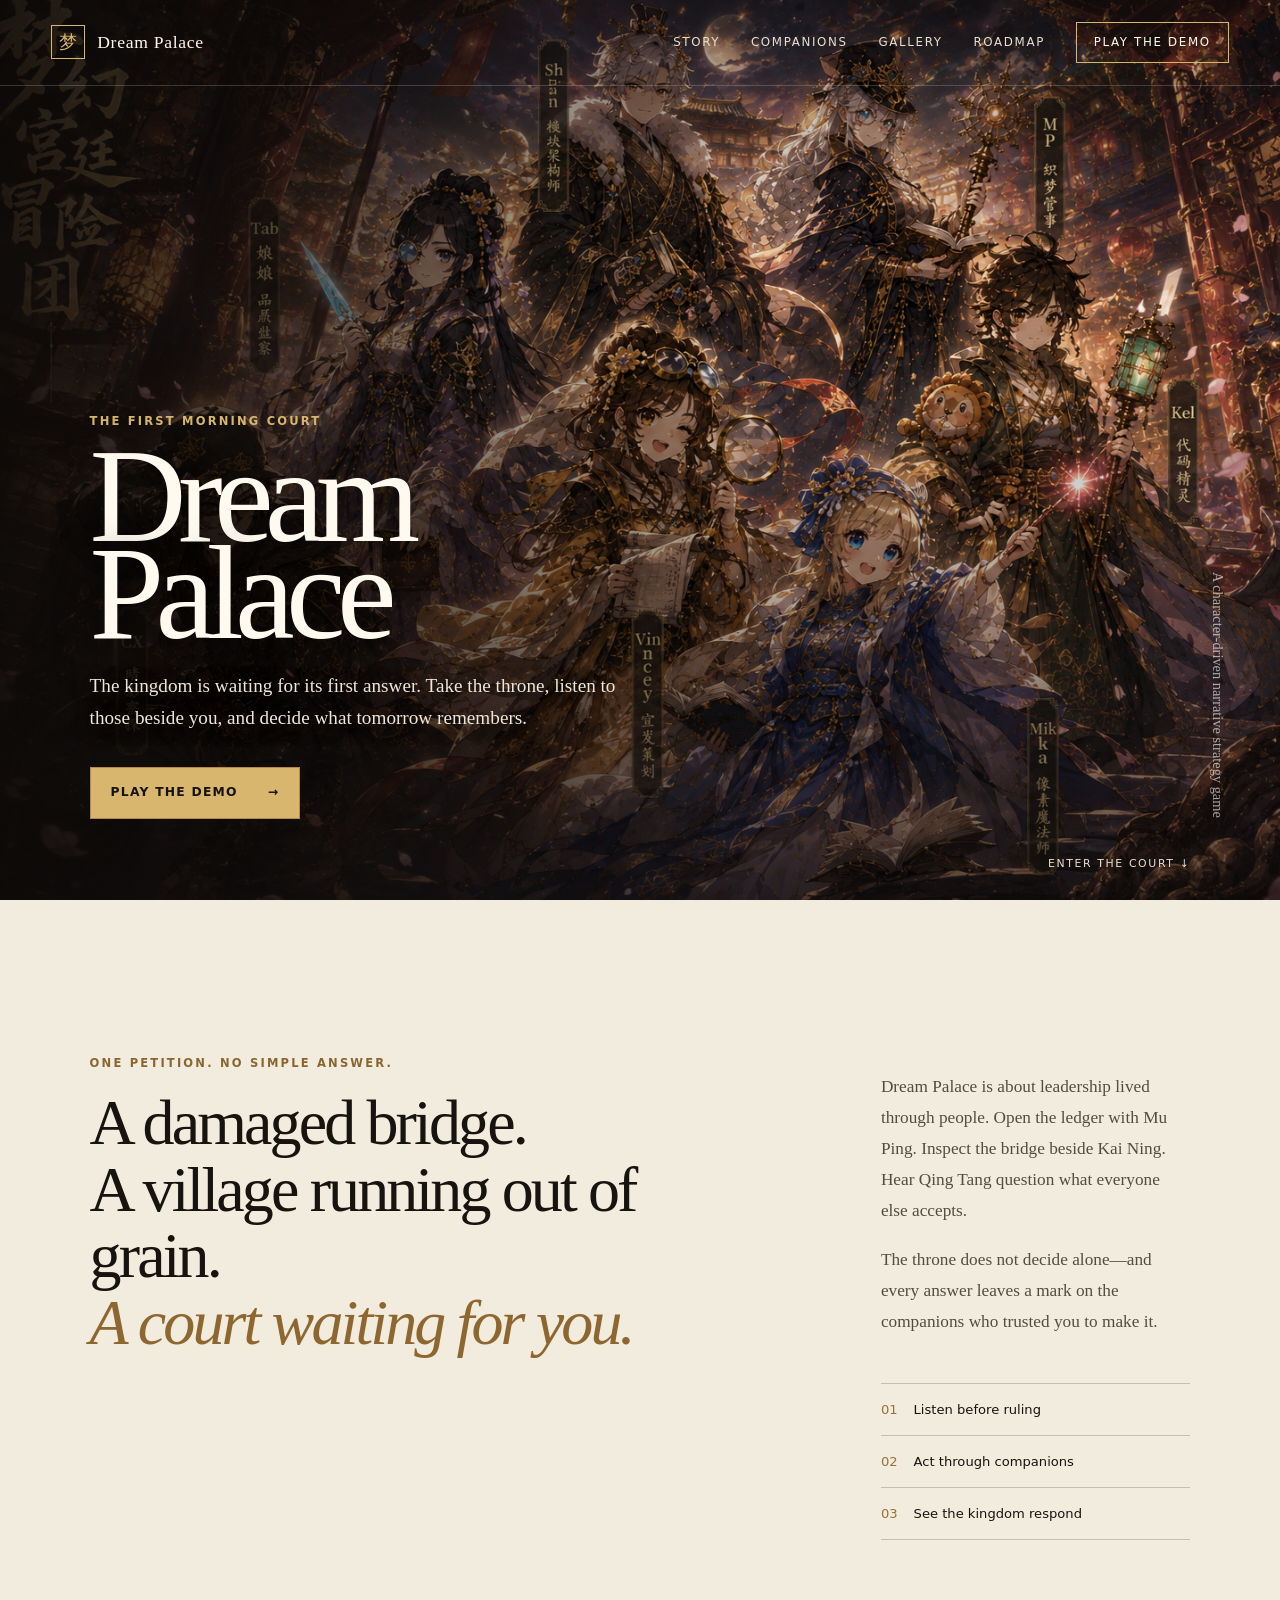
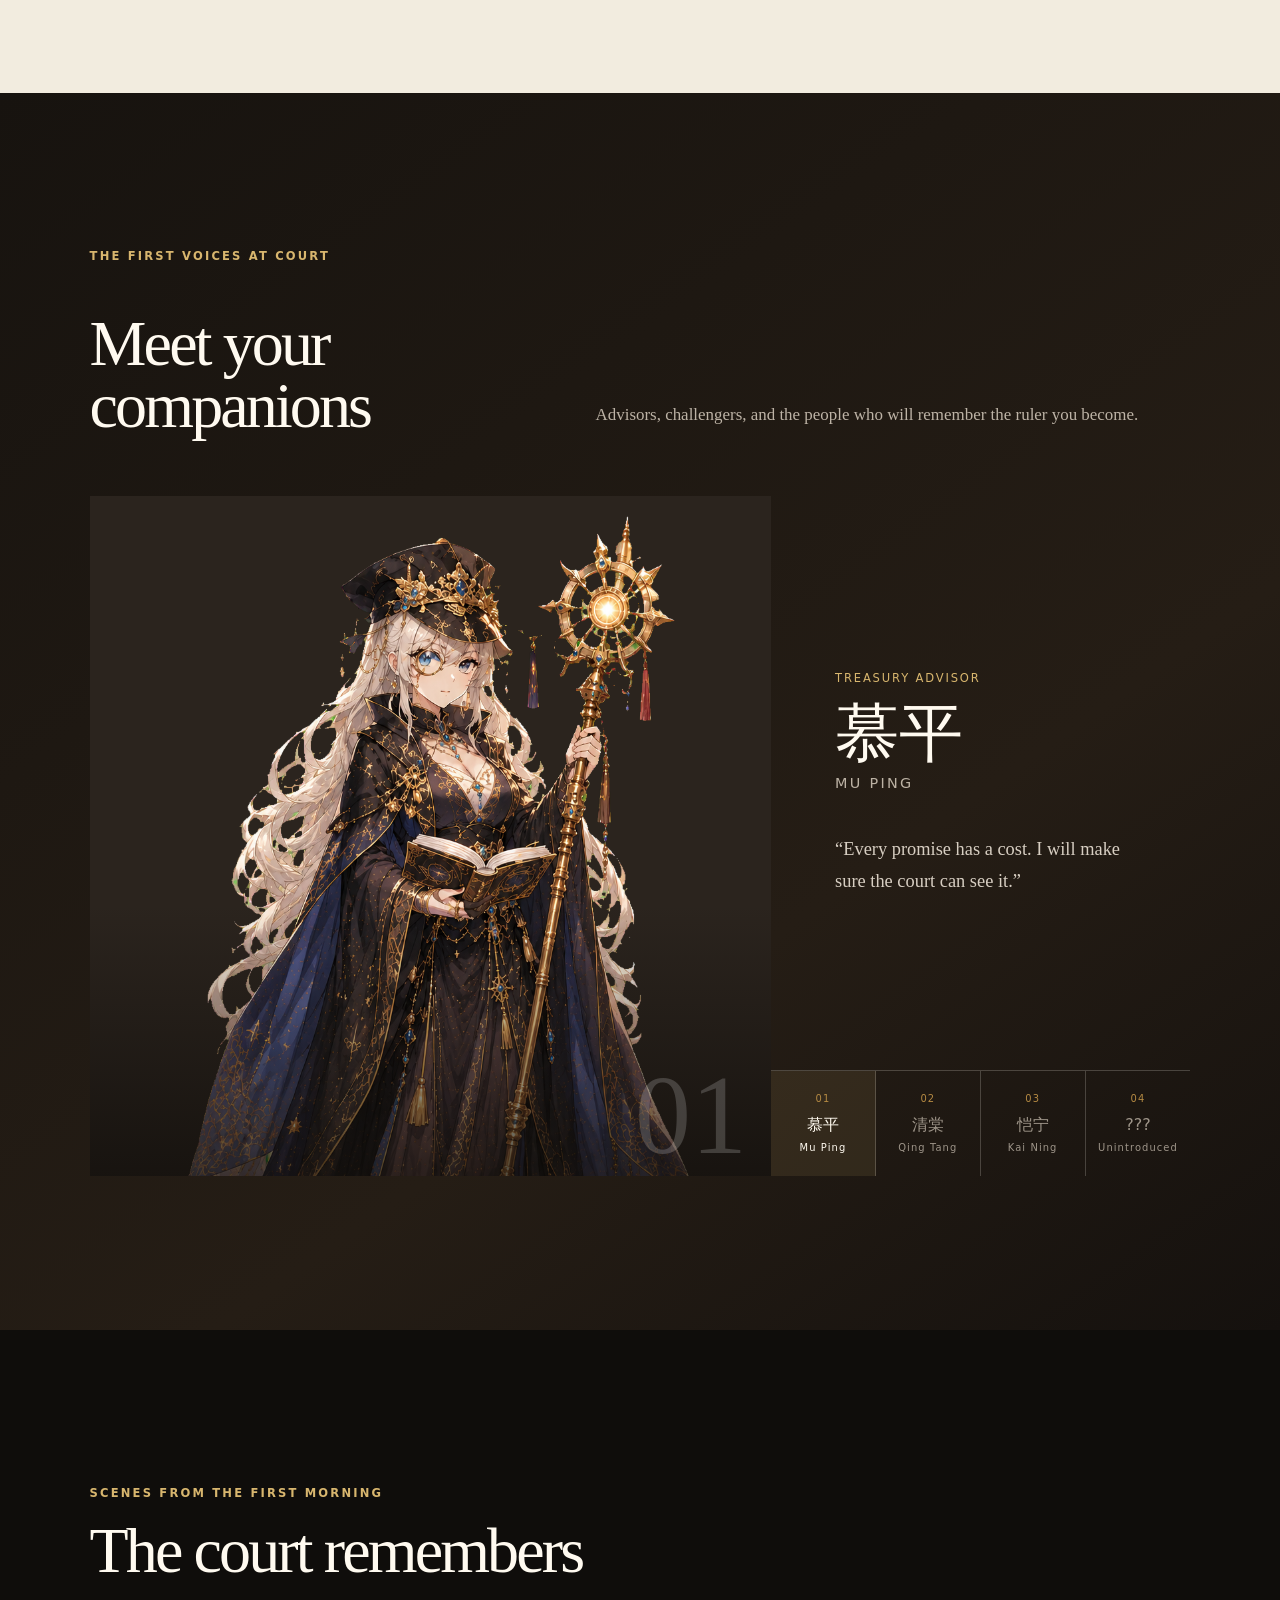
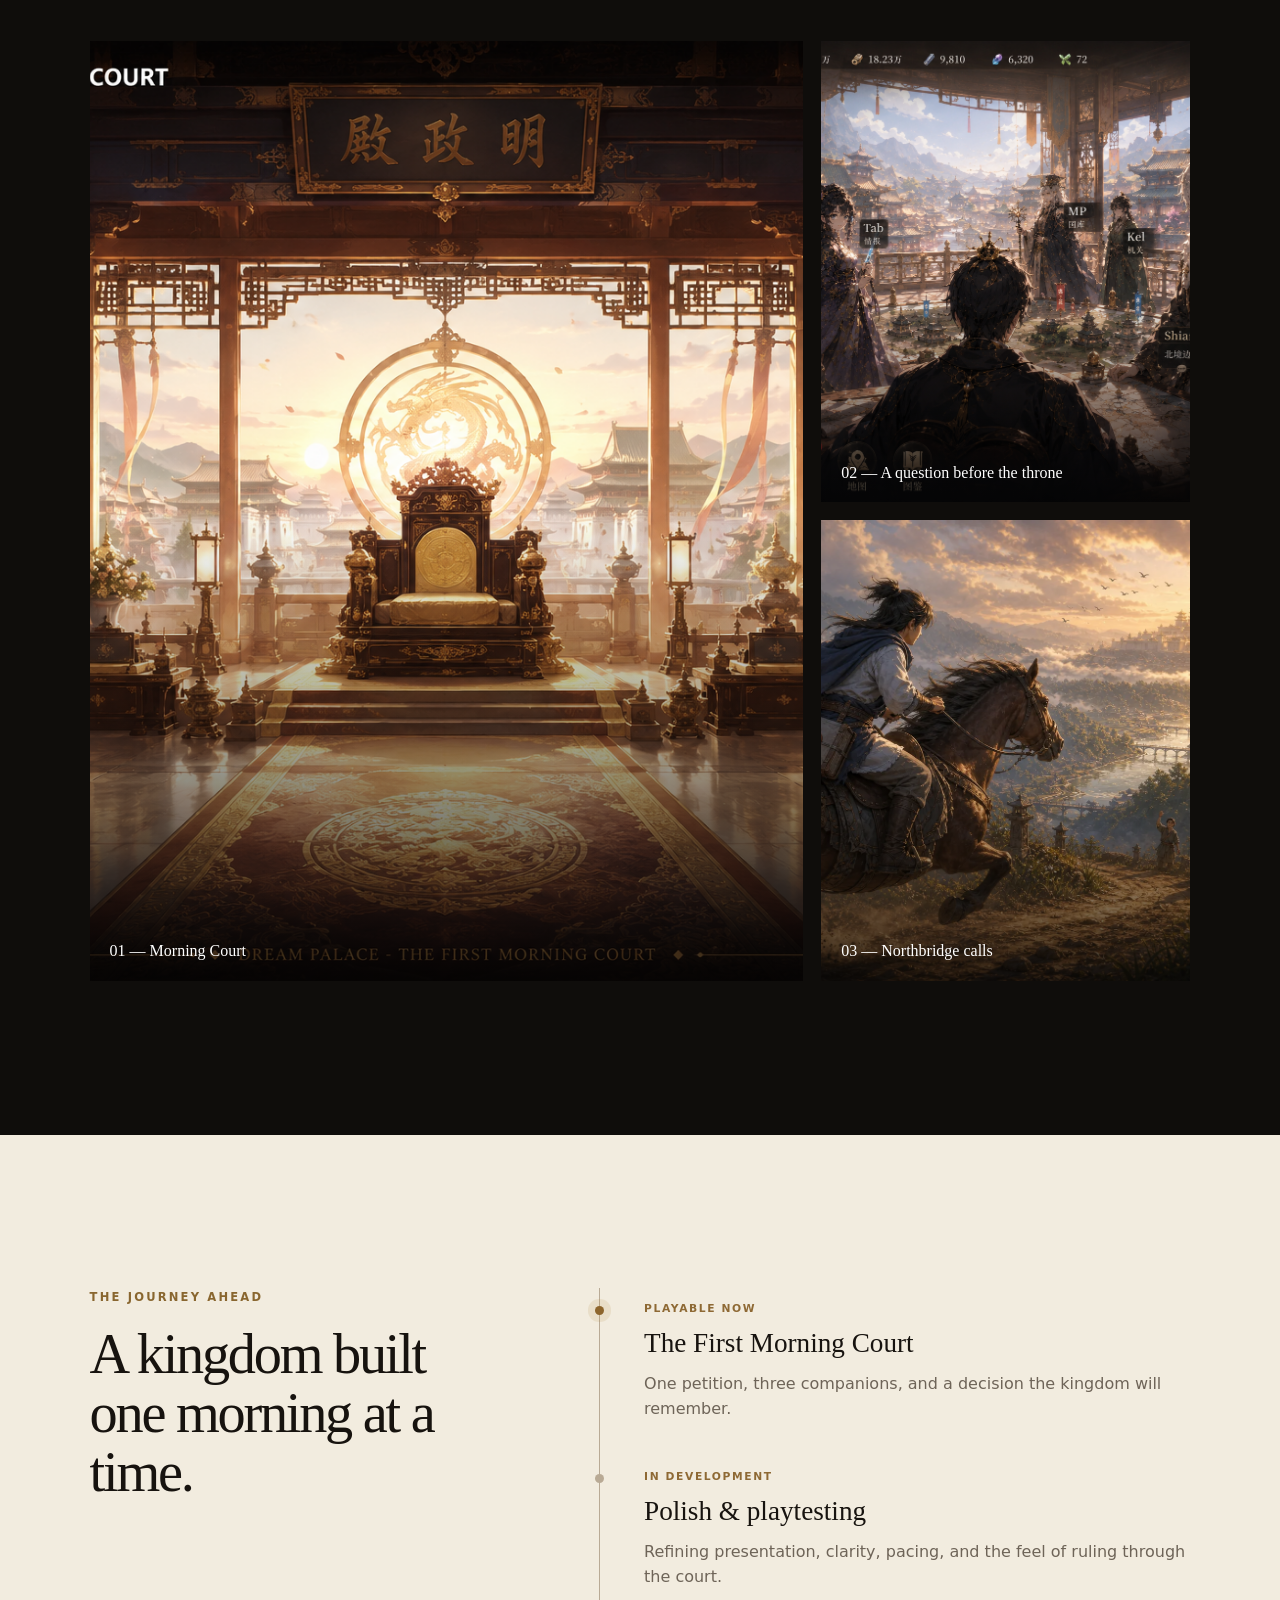
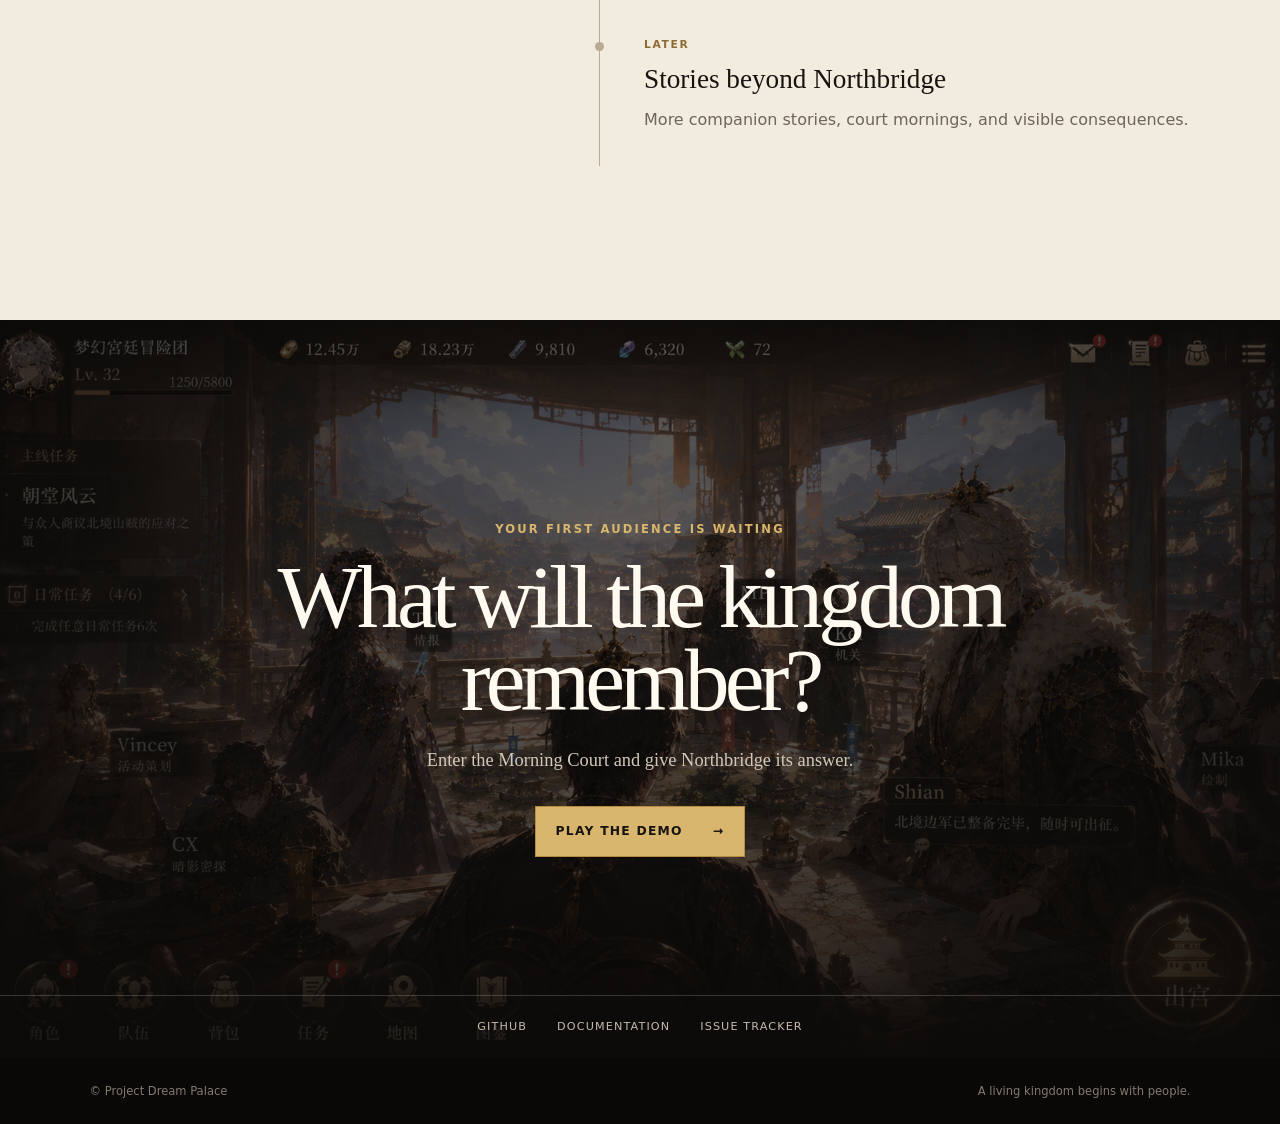
<file: index.html>
<!doctype html>
<html lang="en">
  <head>
    <meta charset="UTF-8" />
    <meta name="viewport" content="width=device-width, initial-scale=1.0" />
    <meta name="theme-color" content="#17130f" />
    <title>Dream Palace — The First Morning Court</title>
    <meta name="description" content="Take the throne, hear Northbridge's petition, and make the first decision in Dream Palace, a character-driven narrative strategy game." />
    <link rel="stylesheet" href="web-demo/src/landing.css" />
  </head>
  <body>
    <a class="skip-link" href="#main">Skip to content</a>
    <header class="site-header" id="home">
      <a class="brand" href="#home" aria-label="Dream Palace home"><span class="brand-seal" aria-hidden="true">梦</span><span>Dream Palace</span></a>
      <button class="nav-toggle" type="button" aria-expanded="false" aria-controls="siteNav"><span></span><span></span><span class="sr-only">Menu</span></button>
      <nav class="site-nav" id="siteNav" aria-label="Primary navigation">
        <a href="#story">Story</a><a href="#companions">Companions</a><a href="#gallery">Gallery</a><a href="#roadmap">Roadmap</a>
        <a class="nav-cta" href="web-demo/index.html">Play the Demo</a>
      </nav>
    </header>

    <main id="main">
      <section class="hero" aria-labelledby="hero-title">
        <div class="hero-art" aria-hidden="true"></div>
        <div class="hero-content">
          <p class="eyebrow">The First Morning Court</p>
          <h1 id="hero-title">Dream<br />Palace</h1>
          <p class="hero-copy">The kingdom is waiting for its first answer. Take the throne, listen to those beside you, and decide what tomorrow remembers.</p>
          <a class="button primary" href="web-demo/index.html"><span>Play the Demo</span><span aria-hidden="true">→</span></a>
        </div>
        <p class="hero-note" aria-hidden="true">A character-driven narrative strategy game</p>
        <a class="scroll-cue" href="#story">Enter the court <span aria-hidden="true">↓</span></a>
      </section>

      <section class="story section" id="story" aria-labelledby="story-title">
        <div class="story-lead reveal">
          <p class="eyebrow">One petition. No simple answer.</p>
          <h2 id="story-title">A damaged bridge.<br />A village running out of grain.<br /><em>A court waiting for you.</em></h2>
        </div>
        <div class="story-body reveal">
          <p>Dream Palace is about leadership lived through people. Open the ledger with Mu Ping. Inspect the bridge beside Kai Ning. Hear Qing Tang question what everyone else accepts.</p>
          <p>The throne does not decide alone—and every answer leaves a mark on the companions who trusted you to make it.</p>
          <div class="story-themes" aria-label="The game experience">
            <span><b>01</b> Listen before ruling</span><span><b>02</b> Act through companions</span><span><b>03</b> See the kingdom respond</span>
          </div>
        </div>
      </section>

      <section class="companions section" id="companions" aria-labelledby="companions-title">
        <div class="section-heading reveal"><p class="eyebrow">The first voices at court</p><h2 id="companions-title">Meet your companions</h2><p>Advisors, challengers, and the people who will remember the ruler you become.</p></div>
        <div class="character-stage reveal">
          <div class="character-image-wrap">
            <img id="characterImage" src="assets/portraits/mp/fullbody/pt_mp_bright_full_body.webp" alt="Mu Ping, treasury advisor" />
            <span class="character-number" aria-hidden="true">01</span>
          </div>
          <div class="character-copy" aria-live="polite">
            <p class="character-role" id="characterRole">Treasury advisor</p>
            <h3><span id="characterCn">慕平</span><small id="characterEn">Mu Ping</small></h3>
            <p class="character-quote" id="characterQuote">“Every promise has a cost. I will make sure the court can see it.”</p>
          </div>
          <div class="character-tabs" role="tablist" aria-label="Choose a companion">
            <button class="is-active" role="tab" aria-selected="true" data-character="mp"><span>01</span> 慕平 <small>Mu Ping</small></button>
            <button role="tab" aria-selected="false" data-character="tab"><span>02</span> 清棠 <small>Qing Tang</small></button>
            <button role="tab" aria-selected="false" data-character="kel"><span>03</span> 恺宁 <small>Kai Ning</small></button>
            <button role="tab" aria-selected="false" data-character="cx"><span>04</span> ??? <small>Unintroduced</small></button>
          </div>
        </div>
      </section>

      <section class="gallery section" id="gallery" aria-labelledby="gallery-title">
        <div class="section-heading reveal"><p class="eyebrow">Scenes from the first morning</p><h2 id="gallery-title">The court remembers</h2></div>
        <div class="gallery-layout reveal">
          <button class="gallery-piece gallery-main" data-lightbox="assets/reference/concepts/scenes/morning-court-background-concept-v01.png"><img src="assets/reference/concepts/scenes/morning-court-background-concept-v01.png" alt="The sunlit Morning Court throne room" /><span>01 — Morning Court</span></button>
          <button class="gallery-piece" data-lightbox="assets/reference/concepts/scenes/morning-court-ui-mockup-v01.png"><img src="assets/reference/concepts/scenes/morning-court-ui-mockup-v01.png" alt="A court conversation and decision interface" /><span>02 — A question before the throne</span></button>
          <button class="gallery-piece" data-lightbox="assets/cg/opening/cg_opening_03_messenger_to_capital.webp"><img src="assets/cg/opening/cg_opening_03_messenger_to_capital.webp" alt="A messenger carrying Northbridge's petition to the capital" /><span>03 — Northbridge calls</span></button>
        </div>
      </section>

      <section class="roadmap section" id="roadmap" aria-labelledby="roadmap-title">
        <div class="roadmap-intro reveal"><p class="eyebrow">The journey ahead</p><h2 id="roadmap-title">A kingdom built one morning at a time.</h2></div>
        <ol class="timeline reveal">
          <li class="current"><span>Playable Now</span><strong>The First Morning Court</strong><p>One petition, three companions, and a decision the kingdom will remember.</p></li>
          <li><span>In Development</span><strong>Polish & playtesting</strong><p>Refining presentation, clarity, pacing, and the feel of ruling through the court.</p></li>
          <li><span>Later</span><strong>Stories beyond Northbridge</strong><p>More companion stories, court mornings, and visible consequences.</p></li>
        </ol>
      </section>

      <section class="final-cta" aria-labelledby="play-title">
        <div class="final-art" aria-hidden="true"></div>
        <div class="final-content reveal"><p class="eyebrow">Your first audience is waiting</p><h2 id="play-title">What will the kingdom remember?</h2><p>Enter the Morning Court and give Northbridge its answer.</p><a class="button primary" href="web-demo/index.html"><span>Play the Demo</span><span aria-hidden="true">→</span></a></div>
        <nav class="project-links" aria-label="Project links"><a href="https://github.com/Wendy12345aa/dream-palace">GitHub</a><a href="https://github.com/Wendy12345aa/dream-palace/tree/main/docs">Documentation</a><a href="https://github.com/Wendy12345aa/dream-palace/issues">Issue Tracker</a></nav>
      </section>
    </main>

    <footer class="site-footer"><span>© Project Dream Palace</span><span>A living kingdom begins with people.</span></footer>
    <dialog class="lightbox" aria-label="Expanded gallery image"><button type="button" aria-label="Close image">×</button><img alt="" /></dialog>
    <script src="web-demo/src/landing.js"></script>
  </body>
</html>
</file>
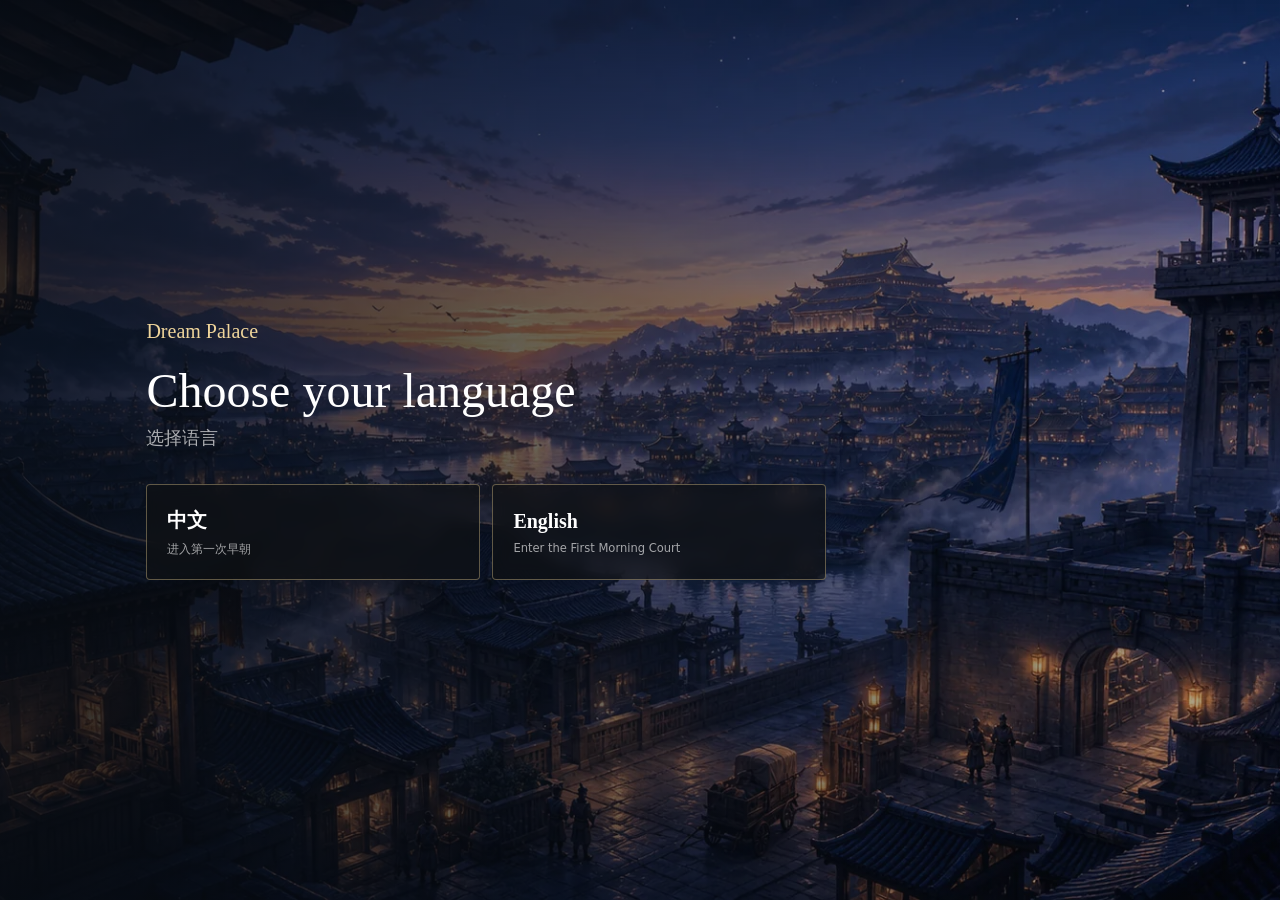
<file: web-demo/index.html>
﻿<!doctype html>
<html lang="en">
  <head>
    <meta charset="UTF-8" />
    <meta name="viewport" content="width=device-width, initial-scale=1.0" />
    <meta name="theme-color" content="#171714" />
    <title>Dream Palace - The First Morning Court</title>
    <link rel="icon" href="data:image/svg+xml,%3Csvg xmlns='http://www.w3.org/2000/svg' viewBox='0 0 64 64'%3E%3Crect width='64' height='64' fill='%23171714'/%3E%3Cpath d='M32 10l16 10v14c0 12-7 19-16 22-9-3-16-10-16-22V20z' fill='%23e0b85b'/%3E%3Cpath d='M24 27h16v6H24zm3 10h10v5H27z' fill='%23171714'/%3E%3C/svg%3E" />
    <link rel="stylesheet" href="src/styles.css?v=20260715-bridge-inspection-1" />
  </head>
  <body>
    <main class="app" aria-label="Dream Palace web demo">
      <section class="language-gate" id="languageGate" aria-labelledby="languageTitle">
        <div class="language-gate-inner">
          <p>Dream Palace</p>
          <h1 id="languageTitle">Choose your language</h1>
          <span>选择语言</span>
          <div class="language-gate-options">
            <button type="button" data-language="zh">
              <strong>中文</strong>
              <small>进入第一次早朝</small>
            </button>
            <button type="button" data-language="en">
              <strong>English</strong>
              <small>Enter the First Morning Court</small>
            </button>
          </div>
        </div>
      </section>

      <section class="opening" id="openingSequence" aria-label="Opening sequence" hidden>
        <figure class="opening-frame">
          <img id="openingImage" alt="" />
          <div class="opening-shade" aria-hidden="true"></div>
          <figcaption class="opening-copy">
            <p id="openingKicker">Before the first bell</p>
            <h1 id="openingTitle">The capital was already in motion.</h1>
          </figcaption>
        </figure>

        <div class="opening-controls">
          <div class="opening-progress" id="openingProgress" aria-label="Opening progress"></div>
          <div class="opening-actions">
            <div class="language-switch" aria-label="Language">
              <button type="button" data-language="zh">中</button>
              <button type="button" data-language="en">EN</button>
            </div>
            <button class="text-command" id="skipOpening" type="button" data-i18n="skipOpening">Skip opening</button>
          </div>
        </div>
      </section>

      <section class="court-scene" id="courtScene" aria-label="Morning Court" hidden>
        <div class="scene-image" aria-hidden="true"></div>
        <div class="scene-light" aria-hidden="true"></div>
        <div class="scene-vignette" aria-hidden="true"></div>

        <header class="court-header">
          <div class="wordmark">
            <span>Dream Palace</span>
            <strong data-i18n="demoTitle">The First Morning Court</strong>
          </div>
          <div class="court-tools">
            <a class="text-command cx-preview-link" href="cx-sprite-actions.html">CX Action Preview</a>
            <button class="text-command log-command" id="dialogueLogButton" type="button" data-i18n="dialogueLog">
              Dialogue log
            </button>
            <div class="language-switch court-language" aria-label="Language">
              <button type="button" data-language="zh">中</button>
              <button type="button" data-language="en">EN</button>
            </div>
            <div class="scene-time" aria-label="Current time and scene">
              <span id="dayChip">Day 1 - Morning</span>
              <strong id="phaseChip">Morning Court</strong>
            </div>
          </div>
        </header>

        <div class="companion-stage" id="companionStage" aria-hidden="true">
          <figure class="court-actor actor-mp" data-companion="mp">
            <div class="portrait-rig portrait-rig-mp">
              <img class="portrait-layer portrait-base" src="assets/portraits/mp/animated/pt_mp_base.webp" alt="" />
              <img class="portrait-layer portrait-hair-back" src="assets/portraits/mp/animated/anim_mp_hair_back.webp" alt="" />
              <img class="portrait-layer portrait-sleeve" src="assets/portraits/mp/animated/anim_mp_sleeve.webp" alt="" />
              <img class="portrait-layer portrait-hair-front" src="assets/portraits/mp/animated/anim_mp_hair_front.webp" alt="" />
              <img class="portrait-layer portrait-blink" src="assets/portraits/mp/animated/anim_mp_blink_closed.webp" alt="" />
            </div>
          </figure>

          <figure class="court-actor actor-kel" data-companion="kel">
            <div class="portrait-rig portrait-rig-kel">
              <img class="portrait-layer portrait-base" src="assets/portraits/kel/animated/pt_kel_base.webp" alt="" />
              <img class="portrait-layer portrait-sleeve" src="assets/portraits/kel/animated/anim_kel_sleeve.webp" alt="" />
              <img class="portrait-layer portrait-hair-front" src="assets/portraits/kel/animated/anim_kel_hair_front.webp" alt="" />
              <img class="portrait-layer portrait-lantern" src="assets/portraits/kel/animated/anim_kel_lantern_glow.webp" alt="" />
              <img class="portrait-layer portrait-blink" src="assets/portraits/kel/animated/anim_kel_blink_closed.webp" alt="" />
            </div>
          </figure>

          <figure class="court-actor actor-tab" data-companion="tab">
            <div class="portrait-rig portrait-rig-tab">
              <img class="portrait-layer portrait-base" src="assets/portraits/tab/pt_tab_idle.png" alt="" />
              <span class="tab-review-glint"></span>
            </div>
          </figure>

          <figure class="court-actor actor-cx" data-companion="cx">
            <div class="cx-silhouette">
              <img
                class="cx-silhouette-art"
                src="assets/portraits/cx/pt_cx_teaser_silhouette.png"
                alt=""
              />
              <span class="cx-glasses-glint" aria-hidden="true"></span>
            </div>
          </figure>
        </div>

        <section class="northbridge-focus" id="northbridgeFocus" aria-label="Northbridge status">
          <span class="focus-pulse" aria-hidden="true"></span>
          <div>
            <strong data-i18n="northbridge">Northbridge</strong>
            <span id="bridgeStatus">Old supply bridge damaged</span>
          </div>
        </section>

        <section class="decision-workbench" id="decisionWorkbench" aria-labelledby="workbenchInstruction" hidden>
          <header class="workbench-heading">
            <span id="workbenchKicker">The Kingdom Table</span>
            <strong id="workbenchInstruction">Open Mu Ping's ledger before moving the court's resources.</strong>
          </header>

          <div class="workbench-surface">
            <button
              class="ledger-book"
              id="ledgerBook"
              type="button"
              aria-expanded="false"
              aria-describedby="workbenchInstruction"
            >
              <span class="ledger-page">
                <span class="ledger-page-title" id="ledgerPageTitle">Reserve ledger</span>
                <span class="ledger-entry">
                  <small id="ledgerReserveLabel">Emergency grain</small>
                  <strong id="ledgerReserveValue">8,200 sacks</strong>
                </span>
                <span class="ledger-entry">
                  <small id="ledgerRequestLabel">Northbridge request</small>
                  <strong id="ledgerRequestValue">900 sacks</strong>
                </span>
                <span class="ledger-entry ledger-entry-margin">
                  <small id="ledgerMarginLabel">Winter margin</small>
                  <strong id="ledgerMarginValue">Guarded</strong>
                </span>
              </span>
              <span class="ledger-cover" aria-hidden="true">
                <span id="ledgerOwner"></span>
                <strong id="ledgerCoverTitle">Reserve ledger</strong>
                <i></i>
              </span>
            </button>

            <div class="northbridge-drop" id="northbridgeDrop">
              <span class="drop-ring" aria-hidden="true"></span>
              <strong id="dropLabel">Northbridge</strong>
              <small id="dropHint">Place your decision here</small>
            </div>

            <div class="bridge-inspection" id="bridgeInspection">
              <button
                class="bridge-piece"
                id="bridgePiece"
                type="button"
                data-drag-action="inspect_bridge"
                aria-describedby="workbenchInstruction"
                disabled
              >
                <span class="bridge-piece-visual" aria-hidden="true">
                  <i class="bridge-beam bridge-beam-top"></i>
                  <i class="bridge-beam bridge-beam-cross-one"></i>
                  <i class="bridge-beam bridge-beam-cross-two"></i>
                  <i class="bridge-pin bridge-pin-one"></i>
                  <i class="bridge-pin bridge-pin-two"></i>
                </span>
                <span class="bridge-piece-copy">
                  <strong id="bridgePieceLabel">Kai Ning's support beam</strong>
                  <small id="bridgePieceHint">Fit it to the damaged span</small>
                </span>
              </button>
            </div>

            <div class="decision-token-tray" id="decisionTokenTray" aria-label="Court props">
              <button
                class="decision-token decision-token-grain"
                type="button"
                data-drag-choice="release_grain"
                aria-describedby="workbenchInstruction"
                disabled
              >
                <span class="token-visual token-cart" aria-hidden="true">
                  <i class="cart-bed"></i>
                  <i class="cart-sack cart-sack-one"></i>
                  <i class="cart-sack cart-sack-two"></i>
                  <i class="cart-wheel cart-wheel-one"></i>
                  <i class="cart-wheel cart-wheel-two"></i>
                </span>
                <span class="token-copy">
                  <strong id="grainTokenLabel">Grain cart</strong>
                  <small id="grainTokenHint">Release grain and repair</small>
                </span>
              </button>

              <button
                class="decision-token decision-token-audit"
                type="button"
                data-drag-choice="audit_first"
                aria-describedby="workbenchInstruction"
                disabled
              >
                <span class="token-visual token-flag" aria-hidden="true">
                  <i class="flag-cloth"></i>
                  <i class="flag-pole"></i>
                  <i class="flag-base"></i>
                </span>
                <span class="token-copy">
                  <strong id="auditTokenLabel">Audit flag</strong>
                  <small id="auditTokenHint">Hold reserve and inspect</small>
                </span>
              </button>
            </div>

            <div class="bridge-finding" id="bridgeFinding" role="status" aria-live="polite" hidden>
              <span id="bridgeFindingKicker">Kai Ning / inspection</span>
              <strong id="bridgeFindingText">The iron pins are rusted through. This damage began long before last night.</strong>
            </div>
          </div>

          <div class="workbench-fallback">
            <span id="workbenchFallbackLabel">Keyboard or tap alternative</span>
            <div class="workbench-choice-fallback" id="workbenchChoiceFallback"></div>
          </div>
          <p class="sr-only" id="workbenchStatus" aria-live="assertive"></p>
        </section>

        <div class="tutorial-veil" id="tutorialVeil" aria-hidden="true" hidden></div>
        <div class="tutorial-prompt" id="tutorialPrompt" role="status" aria-live="polite" hidden>
          <span id="tutorialStep">01</span>
          <strong id="tutorialText">Open Mu Ping's ledger to review the available resources.</strong>
        </div>

        <section class="kingdom-answer" id="kingdomAnswer" aria-live="polite">
          <div class="answer-miniature" aria-hidden="true">
            <div class="answer-scene answer-scene-release"></div>
            <div class="answer-scene answer-scene-audit"></div>
          </div>
          <div class="answer-copy">
            <span id="answerKicker"></span>
            <strong id="answerTitle"></strong>
            <small id="answerDetail"></small>
          </div>
        </section>

        <aside class="ledger-slip" id="ledgerSlip" aria-label="Treasury note">
          <span data-i18n="emergencyReserve">Emergency reserve</span>
          <strong id="reserveStatus">Sealed</strong>
          <small id="villageStatus">Northbridge is waiting for the court's first decision.</small>
        </aside>

        <div class="consequence-toast" id="consequenceToast" role="status" aria-live="polite"></div>

        <section class="character-reveal" id="characterReveal" aria-live="polite" hidden>
          <div class="character-reveal-card">
            <span class="character-reveal-ornament" aria-hidden="true"></span>
            <div class="character-reveal-copy">
              <p class="character-reveal-name" id="revealName"></p>
              <p class="character-reveal-role" id="revealRole"></p>
              <p class="character-reveal-tagline" id="revealTagline"></p>
            </div>
            <figure class="character-reveal-portrait" id="revealPortraitFrame" aria-hidden="true">
              <img id="revealPortrait" alt="" />
            </figure>
            <span class="character-reveal-continue" id="revealContinueIndicator"></span>
          </div>
        </section>

        <section class="dialogue-layer" aria-label="Dialogue">
          <div class="speaker-mark" id="speakerToken">
            <img id="speakerPortrait" alt="" />
          </div>
          <div class="dialogue-content">
            <div class="speaker-heading">
              <p class="speaker-name" id="speakerName">Mu Ping</p>
              <p class="speaker-role" id="speakerRole">Treasury Advisor</p>
            </div>
            <p class="dialogue-text" id="dialogueText" aria-live="polite"></p>
            <div class="choice-row" id="choiceRow"></div>
            <div class="end-actions" id="endActions" hidden>
              <button type="button" data-end-action="other" data-i18n="replayOther">Replay another choice</button>
              <button type="button" data-end-action="restart" data-i18n="restartDemo">Restart demo</button>
              <button type="button" data-end-action="title" data-i18n="returnTitle">Return to title</button>
            </div>
          </div>
          <button class="continue-button" id="continueButton" type="button" aria-label="Continue dialogue">
            <span data-i18n="continue">Continue</span>
            <b aria-hidden="true">&gt;</b>
          </button>
        </section>

        <dialog class="dialogue-log" id="dialogueLog" aria-labelledby="dialogueLogTitle">
          <header>
            <div>
              <span>Dream Palace</span>
              <h2 id="dialogueLogTitle" data-i18n="dialogueLog">Dialogue log</h2>
            </div>
            <button class="dialogue-log-close" id="dialogueLogClose" type="button" data-i18n="closeLog">Close</button>
          </header>
          <div class="dialogue-log-list" id="dialogueLogList"></div>
        </dialog>
      </section>
    </main>

    <script src="src/demoData.js?v=20260716-name-correction-1"></script>
    <script src="src/main.js?v=20260716-name-correction-1"></script>
  </body>
</html>
</file>
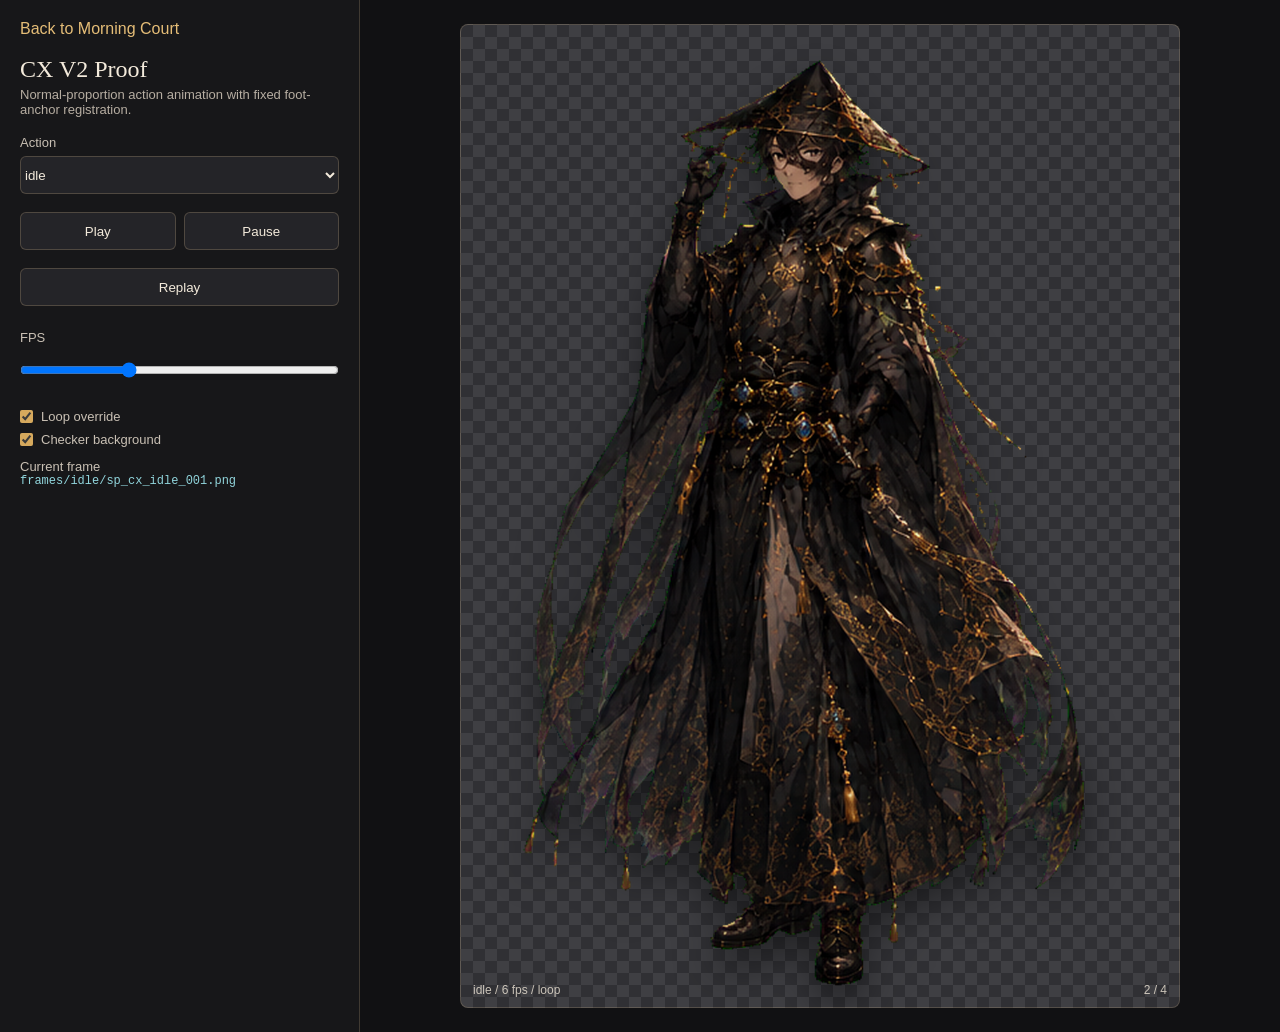
<file: web-demo/cx-sprite-actions.html>
<!doctype html>
<html lang="zh-CN">
  <head>
    <meta charset="UTF-8" />
    <meta name="viewport" content="width=device-width, initial-scale=1.0" />
    <title>Dream Palace - CX Sprite Actions V2 Proof</title>
    <style>
      * { box-sizing: border-box; }
      body {
        margin: 0;
        min-height: 100vh;
        display: grid;
        grid-template-columns: 360px 1fr;
        background: #111113;
        color: #f3eadb;
        font-family: "Segoe UI", "Microsoft YaHei", sans-serif;
      }
      aside {
        padding: 20px;
        border-right: 1px solid rgba(230, 200, 150, 0.2);
        background: #171719;
      }
      h1 {
        margin: 0 0 4px;
        font-family: Georgia, serif;
        font-weight: 500;
      }
      .note { color: #b7aea2; font-size: 13px; margin: 0 0 18px; }
      .back-link {
        display: inline-block;
        margin-bottom: 18px;
        color: #e5bd77;
        text-decoration: none;
      }
      .back-link:hover { color: #ffe2ad; }
      select, input[type="range"], button {
        width: 100%;
        min-height: 38px;
        margin: 6px 0 12px;
        border: 1px solid rgba(230, 200, 150, 0.22);
        border-radius: 6px;
        background: #242428;
        color: #f3eadb;
      }
      label {
        display: block;
        margin-top: 12px;
        color: #c9c0b4;
        font-size: 13px;
      }
      .toggle {
        display: flex;
        align-items: center;
        gap: 8px;
        margin: 8px 0;
      }
      .toggle input {
        width: auto;
        min-height: 0;
        margin: 0;
        accent-color: #d6a95d;
      }
      .row { display: grid; grid-template-columns: 1fr 1fr; gap: 8px; }
      button { cursor: pointer; }
      .stage-wrap { display: grid; place-items: center; padding: 24px; }
      .stage {
        position: relative;
        width: min(72vw, 720px);
        aspect-ratio: 1024 / 1400;
        border: 1px solid rgba(230, 200, 150, 0.2);
        border-radius: 8px;
        overflow: hidden;
        background-color: #303034;
        background-image:
          linear-gradient(45deg, #3f3f43 25%, transparent 25%),
          linear-gradient(-45deg, #3f3f43 25%, transparent 25%),
          linear-gradient(45deg, transparent 75%, #3f3f43 75%),
          linear-gradient(-45deg, transparent 75%, #3f3f43 75%);
        background-position: 0 0, 0 12px, 12px -12px, -12px 0;
        background-size: 24px 24px;
      }
      .stage.flat { background: #2f3034; }
      img {
        position: absolute;
        left: 0;
        top: -8.5%;
        width: 100%;
        height: 109.8%;
        object-fit: contain;
        filter: drop-shadow(0 20px 20px rgba(0, 0, 0, 0.45));
      }
      code {
        display: block;
        overflow-wrap: anywhere;
        color: #91d5dc;
        font-size: 12px;
      }
      .status {
        position: absolute;
        left: 12px;
        right: 12px;
        bottom: 10px;
        display: flex;
        justify-content: space-between;
        color: rgba(243, 234, 219, 0.78);
        font-size: 12px;
      }
      @media (max-width: 820px) {
        body { grid-template-columns: 1fr; }
        aside { border-right: 0; border-bottom: 1px solid rgba(230, 200, 150, 0.2); }
        .stage-wrap { padding: 16px; }
        .stage { width: min(92vw, 620px); }
      }
    </style>
  </head>
  <body>
    <aside>
      <a class="back-link" href="./">Back to Morning Court</a>
      <h1>CX V2 Proof</h1>
      <p class="note">Normal-proportion action animation with fixed foot-anchor registration.</p>
      <label for="action">Action</label>
      <select id="action"></select>
      <div class="row">
        <button id="play" type="button">Play</button>
        <button id="pause" type="button">Pause</button>
      </div>
      <button id="replay" type="button">Replay</button>
      <label for="fps">FPS</label>
      <input id="fps" type="range" min="1" max="16" value="6" />
      <label class="toggle"><input id="loop" type="checkbox" /> Loop override</label>
      <label class="toggle"><input id="checker" type="checkbox" checked /> Checker background</label>
      <label>Current frame</label>
      <code id="frame">loading</code>
    </aside>
    <main class="stage-wrap">
      <div id="stage" class="stage">
        <img id="sprite" alt="CX action frame" />
        <div class="status"><span id="readout">loading</span><span id="counter">0 / 0</span></div>
      </div>
    </main>
    <script type="module">
      import { SpriteActionPlayer } from "./src/spriteActionPlayer.js";
      const image = document.querySelector("#sprite");
      const action = document.querySelector("#action");
      const frame = document.querySelector("#frame");
      const readout = document.querySelector("#readout");
      const counter = document.querySelector("#counter");
      const fps = document.querySelector("#fps");
      const loop = document.querySelector("#loop");
      const stage = document.querySelector("#stage");
      const player = new SpriteActionPlayer({
        image,
        manifestUrl: "./assets/sprites/cx/actions-v2/cx_sprite_action_manifest.json",
        baseUrl: "./assets/sprites/cx/actions-v2/",
        onFrame: (state) => {
          frame.textContent = state.path;
          readout.textContent = `${state.action} / ${state.fps} fps / ${state.loop ? "loop" : "once"}`;
          counter.textContent = `${state.frameIndex + 1} / ${state.frameCount}`;
        },
      });
      const manifest = await player.load();
      for (const name of player.actions) {
        const option = document.createElement("option");
        option.value = name;
        option.textContent = name;
        action.append(option);
      }
      function choose(name) {
        player.setAnimation(name);
        fps.value = player.animation.fps;
        player.setFps(player.animation.fps);
        loop.checked = player.animation.loop;
        player.setLoop(player.animation.loop);
        player.replay();
      }
      choose(manifest.fallbackAnimation);
      action.addEventListener("change", () => choose(action.value));
      document.querySelector("#play").addEventListener("click", () => player.play());
      document.querySelector("#pause").addEventListener("click", () => player.pause());
      document.querySelector("#replay").addEventListener("click", () => player.replay());
      fps.addEventListener("input", () => { player.setFps(fps.value); player.render(); });
      loop.addEventListener("change", () => player.setLoop(loop.checked));
      document.querySelector("#checker").addEventListener("change", (event) => {
        stage.classList.toggle("flat", !event.target.checked);
      });
    </script>
  </body>
</html>
</file>
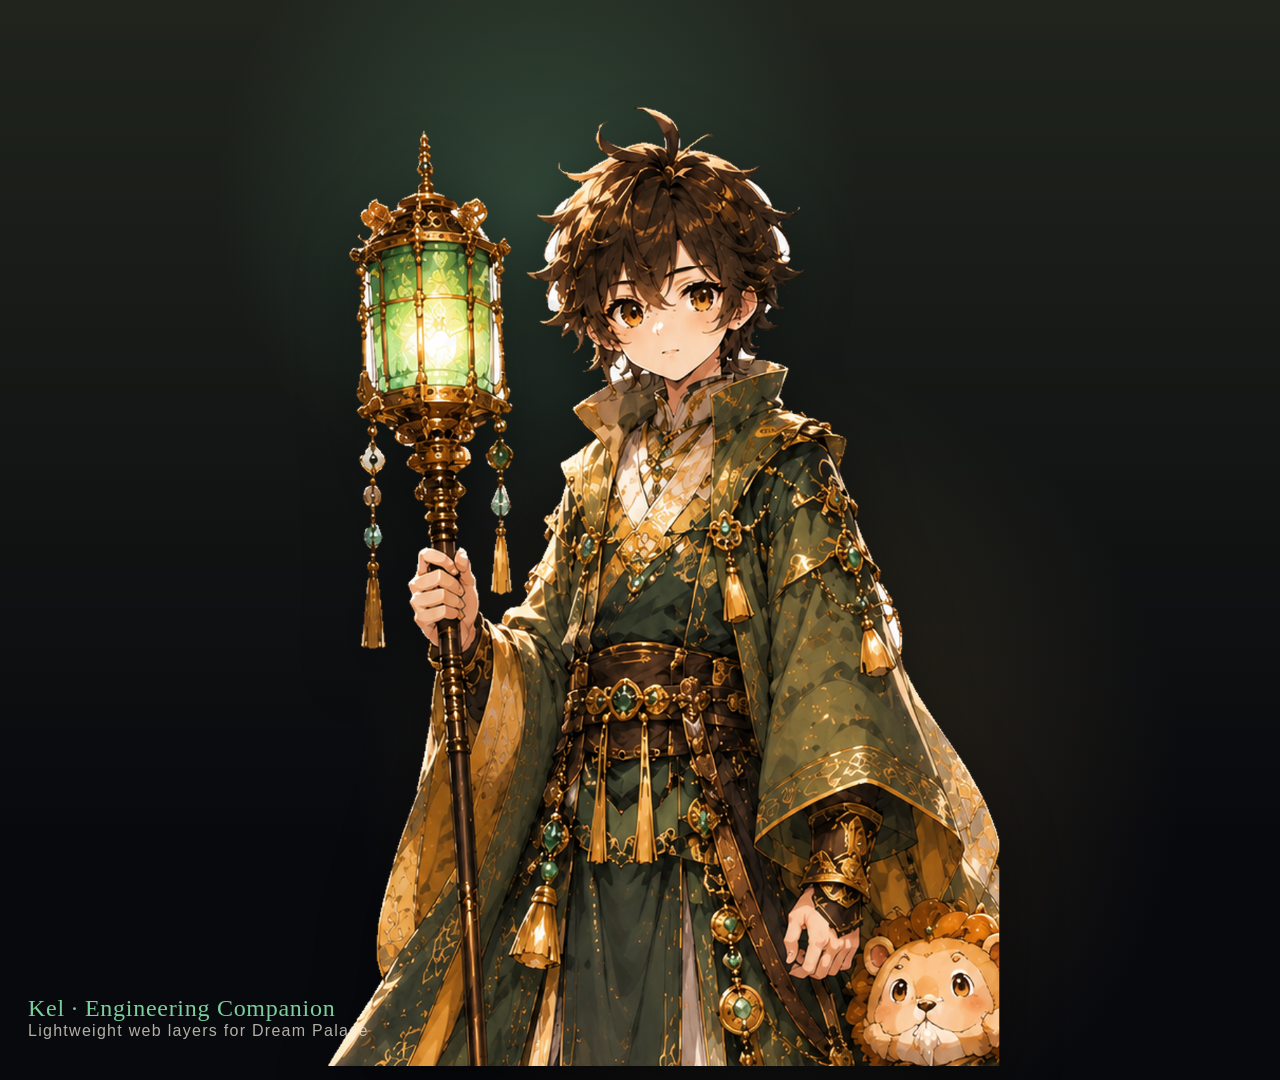
<file: web-demo/kel-animated.html>
<!doctype html>
<html lang="zh-CN">
  <head>
    <meta charset="UTF-8" />
    <meta name="viewport" content="width=device-width, initial-scale=1.0" />
    <title>Dream Palace - Kel Animated Portrait</title>
    <style>
      :root {
        --gold: #d8ad59;
        --emerald: #7bcf9d;
        --motion: 0.35;
      }

      * {
        box-sizing: border-box;
      }

      body {
        margin: 0;
        min-height: 100vh;
        overflow: hidden;
        background:
          radial-gradient(circle at 42% 18%, rgba(123, 207, 157, 0.22), transparent 28%),
          radial-gradient(circle at 60% 72%, rgba(216, 173, 89, 0.18), transparent 38%),
          linear-gradient(180deg, #20241d, #08090d 78%);
        color: #f5eee2;
        font-family: Inter, "Segoe UI", "Microsoft YaHei", sans-serif;
      }

      main {
        position: relative;
        min-height: 100vh;
        display: grid;
        place-items: center;
      }

      .portrait {
        position: relative;
        width: min(78vw, 720px);
        aspect-ratio: 1024 / 1536;
        filter: drop-shadow(0 24px 30px rgba(0, 0, 0, 0.45));
      }

      .portrait img {
        position: absolute;
        inset: 0;
        width: 100%;
        height: 100%;
        object-fit: contain;
        user-select: none;
        pointer-events: none;
      }

      .base {
        transform-origin: 50% 72%;
        animation: breathe 5.6s ease-in-out infinite;
      }

      .hair-front {
        animation: hairFront 5.2s ease-in-out infinite;
      }

      .sleeve {
        animation: sleeve 6.8s ease-in-out infinite;
      }

      .lantern {
        mix-blend-mode: screen;
        opacity: 0.34;
        filter: drop-shadow(0 0 14px rgba(123, 207, 157, 0.55));
        animation: lanternPulse 4.4s ease-in-out infinite;
      }

      .blink {
        opacity: 0;
        animation: blink 6.2s ease-in-out infinite;
      }

      .caption {
        position: absolute;
        left: 28px;
        bottom: 24px;
        color: rgba(245, 238, 226, 0.72);
        letter-spacing: 0.08em;
      }

      .caption strong {
        display: block;
        color: var(--emerald);
        font-family: Georgia, "Songti SC", serif;
        font-size: 24px;
        font-weight: 500;
        letter-spacing: 0.03em;
      }

      @keyframes hairFront {
        0%, 100% { transform: translateX(0) rotate(0); }
        54% { transform: translateX(calc(var(--motion) * 1.6px)) rotate(calc(var(--motion) * 0.14deg)); }
      }

      @keyframes breathe {
        0%, 100% { transform: translateY(0) scale(1); }
        50% { transform: translateY(calc(var(--motion) * -1.3px)) scale(1.004); }
      }

      @keyframes sleeve {
        0%, 100% { transform: translateX(0) rotate(0); }
        50% { transform: translateX(calc(var(--motion) * 1.4px)) rotate(calc(var(--motion) * 0.12deg)); }
      }

      @keyframes lanternPulse {
        0%, 100% { opacity: 0.24; transform: scale(1); }
        50% { opacity: 0.42; transform: scale(1.006); }
      }

      @keyframes blink {
        0%, 80%, 88%, 100% { opacity: 0; }
        82%, 86% { opacity: 1; }
      }

    </style>
  </head>
  <body>
    <main>
      <div class="portrait" aria-label="Kel animated portrait preview">
        <img class="base" src="assets/portraits/kel/animated/pt_kel_base.webp" alt="Kel 动态立绘基础层" />
        <img class="sleeve" src="assets/portraits/kel/animated/anim_kel_sleeve.webp" alt="" aria-hidden="true" />
        <img class="hair-front" src="assets/portraits/kel/animated/anim_kel_hair_front.webp" alt="" aria-hidden="true" />
        <img class="lantern" src="assets/portraits/kel/animated/anim_kel_lantern_glow.webp" alt="" aria-hidden="true" />
        <img class="blink" src="assets/portraits/kel/animated/anim_kel_blink_closed.webp" alt="" aria-hidden="true" />
      </div>
      <p class="caption"><strong>Kel · Engineering Companion</strong>Lightweight web layers for Dream Palace</p>
    </main>
  </body>
</html>
</file>
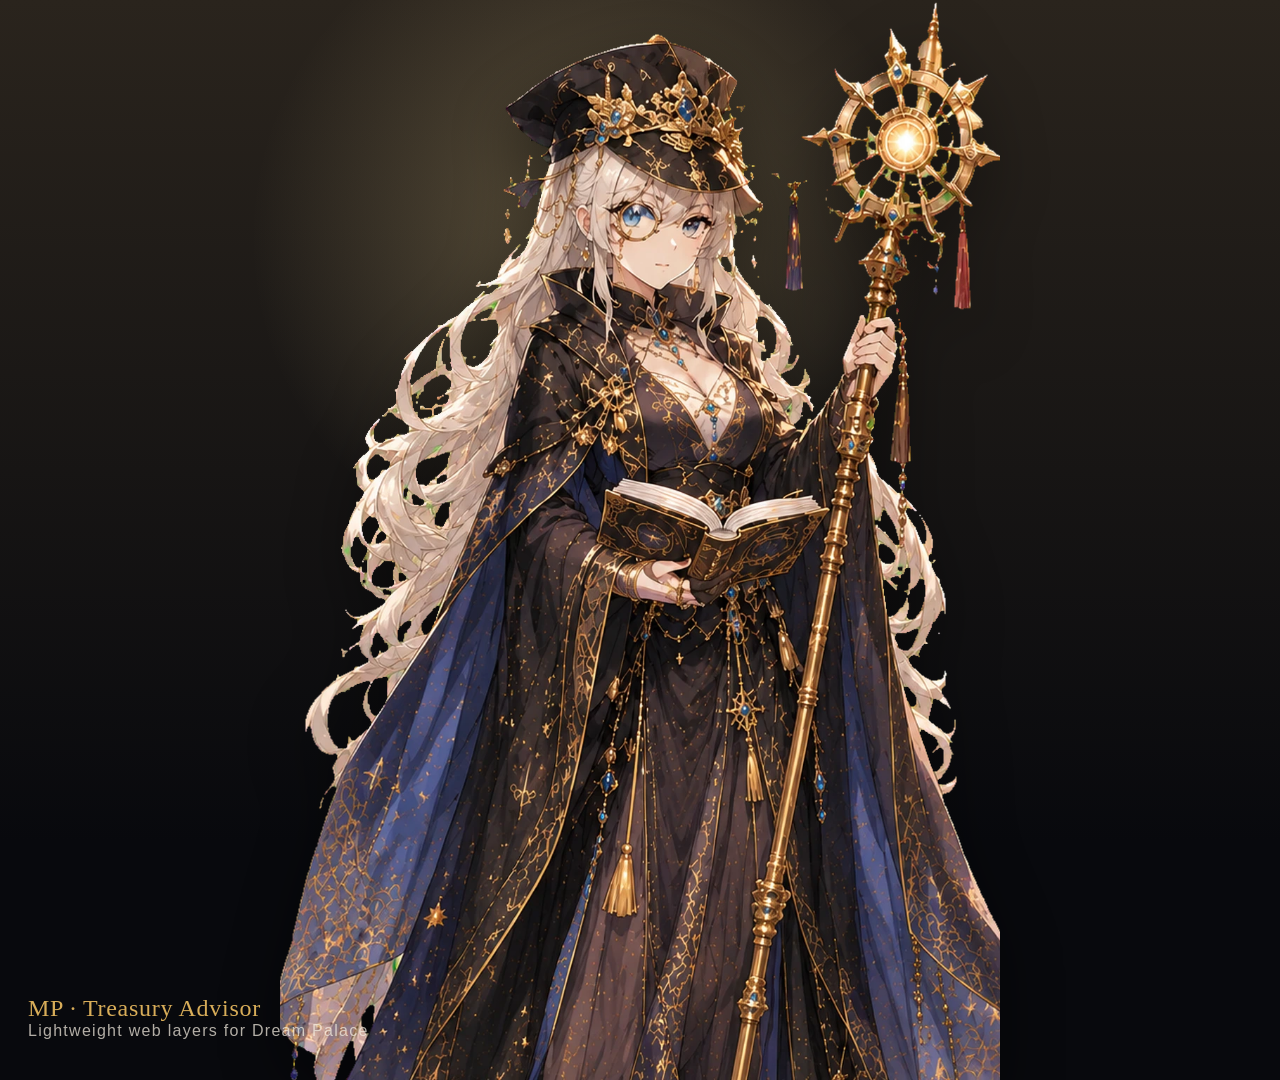
<file: web-demo/mp-animated.html>
<!doctype html>
<html lang="zh-CN">
  <head>
    <meta charset="UTF-8" />
    <meta name="viewport" content="width=device-width, initial-scale=1.0" />
    <title>Dream Palace - MP Animated Portrait</title>
    <style>
      :root {
        --gold: #d8ad59;
        --motion: 0.35;
      }

      * {
        box-sizing: border-box;
      }

      body {
        margin: 0;
        min-height: 100vh;
        overflow: hidden;
        background:
          radial-gradient(circle at 46% 22%, rgba(249, 219, 150, 0.28), transparent 31%),
          linear-gradient(180deg, #2a241d, #08090d 78%);
        color: #f5eee2;
        font-family: Inter, "Segoe UI", "Microsoft YaHei", sans-serif;
      }

      main {
        position: relative;
        min-height: 100vh;
        display: grid;
        place-items: center;
      }

      .portrait {
        position: relative;
        width: min(78vw, 720px);
        aspect-ratio: 1024 / 1536;
        filter: drop-shadow(0 24px 30px rgba(0, 0, 0, 0.45));
      }

      .portrait img {
        position: absolute;
        inset: 0;
        width: 100%;
        height: 100%;
        object-fit: contain;
        user-select: none;
        pointer-events: none;
      }

      .base {
        transform-origin: 50% 72%;
        animation: breathe 5.8s ease-in-out infinite;
      }

      .hair-back {
        animation: hairBack 7.6s ease-in-out infinite;
      }

      .sleeve {
        animation: sleeve 6.8s ease-in-out infinite;
      }

      .hair-front {
        animation: hairFront 5.4s ease-in-out infinite;
      }

      .blink {
        opacity: 0;
        animation: blink 6.4s ease-in-out infinite;
      }

      .caption {
        position: absolute;
        left: 28px;
        bottom: 24px;
        color: rgba(245, 238, 226, 0.72);
        letter-spacing: 0.08em;
      }

      .caption strong {
        display: block;
        color: var(--gold);
        font-family: Georgia, "Songti SC", serif;
        font-size: 24px;
        font-weight: 500;
        letter-spacing: 0.03em;
      }

      @keyframes hairBack {
        0%, 100% { transform: translateX(0) rotate(0); }
        48% { transform: translateX(calc(var(--motion) * -2px)) rotate(calc(var(--motion) * -0.16deg)); }
      }

      @keyframes breathe {
        0%, 100% { transform: translateY(0) scale(1); }
        50% { transform: translateY(calc(var(--motion) * -1.4px)) scale(1.004); }
      }

      @keyframes hairFront {
        0%, 100% { transform: translateX(0) rotate(0); }
        54% { transform: translateX(calc(var(--motion) * 1.6px)) rotate(calc(var(--motion) * 0.14deg)); }
      }

      @keyframes sleeve {
        0%, 100% { transform: translateX(0) rotate(0); }
        50% { transform: translateX(calc(var(--motion) * 1.4px)) rotate(calc(var(--motion) * 0.12deg)); }
      }

      @keyframes blink {
        0%, 80%, 88%, 100% { opacity: 0; }
        82%, 86% { opacity: 1; }
      }

    </style>
  </head>
  <body>
    <main>
      <div class="portrait" aria-label="MP animated portrait preview">
        <img class="base" src="assets/portraits/mp/animated/pt_mp_base.webp" alt="MP 动态立绘基础层" />
        <img class="hair-back" src="assets/portraits/mp/animated/anim_mp_hair_back.webp" alt="" aria-hidden="true" />
        <img class="sleeve" src="assets/portraits/mp/animated/anim_mp_sleeve.webp" alt="" aria-hidden="true" />
        <img class="hair-front" src="assets/portraits/mp/animated/anim_mp_hair_front.webp" alt="" aria-hidden="true" />
        <img class="blink" src="assets/portraits/mp/animated/anim_mp_blink_closed.webp" alt="" aria-hidden="true" />
      </div>
      <p class="caption"><strong>MP · Treasury Advisor</strong>Lightweight web layers for Dream Palace</p>
    </main>
  </body>
</html>
</file>
<file: web-demo/src/landing.css>
:root{--ink:#17130f;--paper:#f2ecdf;--ivory:#fffaf0;--gold:#b58a43;--gold-light:#d8b66e;--muted:#aaa193;--line:rgba(255,250,240,.2);--serif:Georgia,"Times New Roman","Noto Serif SC",serif;--sans:Inter,"Segoe UI","Noto Sans SC",system-ui,sans-serif}*{box-sizing:border-box}html{scroll-behavior:smooth}body{margin:0;background:var(--ink);color:var(--ivory);font-family:var(--sans);line-height:1.6}body::selection{background:var(--gold);color:var(--ink)}a{color:inherit}img{display:block;max-width:100%}button{font:inherit}.sr-only{position:absolute;width:1px;height:1px;overflow:hidden;clip:rect(0,0,0,0);white-space:nowrap}.skip-link{position:fixed;z-index:100;top:8px;left:8px;transform:translateY(-150%);padding:10px 16px;background:var(--ivory);color:var(--ink)}.skip-link:focus{transform:none}.site-header{position:absolute;z-index:20;top:0;right:0;left:0;display:flex;align-items:center;justify-content:space-between;padding:22px clamp(20px,4vw,68px);border-bottom:1px solid rgba(255,255,255,.18)}.brand{display:flex;align-items:center;gap:12px;font-family:var(--serif);font-size:1.1rem;letter-spacing:.04em;text-decoration:none}.brand-seal{display:grid;width:34px;height:34px;place-items:center;border:1px solid var(--gold-light);color:var(--gold-light);font-family:var(--serif)}.site-nav{display:flex;align-items:center;gap:clamp(16px,2.4vw,38px)}.site-nav a{font-size:.74rem;letter-spacing:.14em;text-decoration:none;text-transform:uppercase}.site-nav a:not(.nav-cta){color:#e8e0d3}.nav-cta{padding:10px 17px;border:1px solid var(--gold-light);color:var(--ivory);transition:.2s}.nav-cta:hover{background:var(--gold-light);color:var(--ink)}.nav-toggle{display:none;width:44px;height:44px;border:0;background:transparent;color:white}.nav-toggle span:not(.sr-only){display:block;width:24px;height:1px;margin:7px auto;background:currentColor}
.hero{position:relative;display:flex;min-height:100svh;align-items:flex-end;overflow:hidden;padding:150px clamp(22px,7vw,110px) clamp(68px,9vh,100px)}.hero-art,.hero::after{position:absolute;inset:0}.hero-art{background:url("../../assets/reference/concepts/scenes/dream-palace-group-key-visual-concept-v01.png") 58% center/cover no-repeat;transform:scale(1.015);animation:hero-in 1.8s ease-out both}.hero::after{background:linear-gradient(90deg,rgba(13,10,8,.9) 0%,rgba(13,10,8,.5) 32%,transparent 60%),linear-gradient(180deg,rgba(10,8,7,.35),transparent 35%,rgba(10,8,7,.65));content:""}.hero-content{position:relative;z-index:2;width:min(630px,100%)}.eyebrow{margin:0 0 18px;color:var(--gold-light);font-size:.72rem;font-weight:600;letter-spacing:.19em;text-transform:uppercase}.hero h1{margin:0 0 28px;font-family:var(--serif);font-size:clamp(4.8rem,10.5vw,10rem);font-weight:400;letter-spacing:-.065em;line-height:.72;text-shadow:0 15px 45px #000}.hero-copy{max-width:540px;margin:0 0 34px;color:#eee6d9;font-family:var(--serif);font-size:clamp(1.05rem,1.5vw,1.28rem);line-height:1.65;text-shadow:0 3px 20px #000}.button{display:inline-flex;min-width:195px;align-items:center;justify-content:space-between;gap:30px;padding:15px 20px;border:1px solid var(--gold);font-size:.77rem;font-weight:650;letter-spacing:.1em;text-decoration:none;text-transform:uppercase;transition:.25s}.button.primary{background:var(--gold-light);color:var(--ink)}.button:hover,.button:focus-visible{transform:translateY(-3px);box-shadow:0 12px 28px rgba(0,0,0,.24)}.hero-note{position:absolute;z-index:2;right:clamp(20px,4vw,68px);bottom:82px;margin:0;color:rgba(255,255,255,.62);font-family:var(--serif);font-size:.9rem;writing-mode:vertical-rl}.scroll-cue{position:absolute;z-index:2;right:clamp(20px,7vw,110px);bottom:28px;color:#e9dfcf;font-size:.68rem;letter-spacing:.15em;text-decoration:none;text-transform:uppercase}
.section{padding:clamp(90px,12vw,180px) clamp(22px,7vw,110px)}.story{display:grid;grid-template-columns:minmax(0,1.5fr) minmax(290px,.7fr);gap:clamp(60px,10vw,150px);background:var(--paper);color:var(--ink)}.story .eyebrow{color:#89662f}.story h2{max-width:900px;margin:0;font-family:var(--serif);font-size:clamp(2.45rem,5vw,5.8rem);font-weight:400;letter-spacing:-.045em;line-height:1.04}.story h2 em{color:#8e6730;font-weight:400}.story-body{align-self:end}.story-body>p{color:#544c42;font-family:var(--serif);font-size:1.08rem;line-height:1.8}.story-themes{display:grid;margin-top:46px;border-top:1px solid #c9bead}.story-themes span{display:flex;gap:16px;padding:15px 0;border-bottom:1px solid #c9bead;font-size:.82rem}.story-themes b{color:#9a7136;font-weight:500}
.companions{background:linear-gradient(145deg,#17130f,#251d15 65%,#15110e)}.section-heading{display:grid;grid-template-columns:1fr 1.25fr;gap:30px;align-items:end;max-width:1250px;margin:0 auto 60px}.section-heading .eyebrow{grid-column:1}.section-heading h2{grid-column:1;margin:0;font-family:var(--serif);font-size:clamp(2.7rem,5vw,5.5rem);font-weight:400;letter-spacing:-.045em;line-height:.96}.section-heading>p:last-child{grid-column:2;margin:0 0 8px;color:#bdb3a6;font-family:var(--serif);font-size:1.06rem}.character-stage{position:relative;display:grid;grid-template-columns:minmax(340px,1.3fr) minmax(290px,.8fr);grid-template-rows:1fr auto;width:min(1250px,100%);min-height:680px;margin:auto}.character-image-wrap{position:relative;grid-row:1/3;overflow:hidden;background:#2b241e}.character-image-wrap::after{position:absolute;inset:0;background:linear-gradient(180deg,transparent 60%,rgba(16,13,10,.72));content:"";pointer-events:none}.character-image-wrap img{width:100%;height:680px;object-fit:cover;object-position:center top;transition:opacity .18s}.character-image-wrap img.is-changing{opacity:0}.character-number{position:absolute;z-index:1;right:24px;bottom:5px;color:rgba(255,255,255,.18);font-family:var(--serif);font-size:7rem;line-height:1}.character-copy{align-self:center;padding:60px clamp(30px,5vw,80px)}.character-role{margin:0 0 15px;color:var(--gold-light);font-size:.72rem;letter-spacing:.16em;text-transform:uppercase}.character-copy h3{margin:0;font-family:var(--serif);font-size:clamp(2.7rem,5vw,5.2rem);font-weight:400;line-height:1}.character-copy h3 small{display:block;margin-top:10px;color:#bcb2a4;font-family:var(--sans);font-size:.9rem;font-weight:400;letter-spacing:.16em;text-transform:uppercase}.character-quote{max-width:460px;margin:42px 0 0;color:#d7cec2;font-family:var(--serif);font-size:1.15rem;line-height:1.75}.character-tabs{display:grid;grid-template-columns:repeat(4,1fr);grid-column:2;border-top:1px solid var(--line)}.character-tabs button{padding:20px 8px;border:0;border-right:1px solid var(--line);background:transparent;color:#9e9589;cursor:pointer}.character-tabs button:last-child{border-right:0}.character-tabs button span,.character-tabs button small{display:block;font-size:.62rem;letter-spacing:.11em}.character-tabs button span{margin-bottom:5px;color:var(--gold)}.character-tabs button small{margin-top:3px}.character-tabs button.is-active{background:rgba(216,182,110,.1);color:var(--ivory)}
.gallery{background:#0f0d0b}.gallery .section-heading{display:block}.gallery-layout{display:grid;grid-template-columns:1.45fr .75fr;grid-template-rows:repeat(2,minmax(250px,36vw));gap:18px;width:min(1300px,100%);margin:auto}.gallery-piece{position:relative;overflow:hidden;padding:0;border:0;background:#221b16;color:white;cursor:zoom-in}.gallery-piece.gallery-main{grid-row:1/3}.gallery-piece img{width:100%;height:100%;object-fit:cover;transition:transform .7s ease}.gallery-piece:hover img{transform:scale(1.035)}.gallery-piece::after{position:absolute;inset:50% 0 0;background:linear-gradient(transparent,rgba(0,0,0,.75));content:""}.gallery-piece span{position:absolute;z-index:1;right:20px;bottom:17px;left:20px;text-align:left;font-family:var(--serif);font-size:1rem}.lightbox{max-width:min(1200px,92vw);max-height:92vh;padding:0;border:1px solid rgba(255,255,255,.25);background:#090807}.lightbox::backdrop{background:rgba(0,0,0,.88);backdrop-filter:blur(5px)}.lightbox img{max-height:88vh}.lightbox button{position:absolute;z-index:2;top:10px;right:10px;width:42px;height:42px;border:1px solid rgba(255,255,255,.3);border-radius:50%;background:rgba(0,0,0,.55);color:white;font-size:1.6rem;cursor:pointer}
.roadmap{display:grid;grid-template-columns:.8fr 1.2fr;gap:clamp(50px,9vw,140px);background:var(--paper);color:var(--ink)}.roadmap-intro h2{margin:0;font-family:var(--serif);font-size:clamp(2.6rem,4.4vw,5rem);font-weight:400;letter-spacing:-.04em;line-height:1.05}.roadmap .eyebrow{color:#89662f}.timeline{margin:0;padding:0;list-style:none}.timeline li{position:relative;padding:12px 0 34px 44px;border-left:1px solid #b9aa95}.timeline li::before{position:absolute;top:18px;left:-5px;width:9px;height:9px;border-radius:50%;background:#b9aa95;content:""}.timeline li.current::before{background:#8d652c;box-shadow:0 0 0 7px rgba(181,138,67,.15)}.timeline span{display:block;color:#8e6934;font-size:.67rem;font-weight:650;letter-spacing:.15em;text-transform:uppercase}.timeline strong{display:block;margin:5px 0;font-family:var(--serif);font-size:1.7rem;font-weight:400}.timeline p{margin:0;color:#6e6458}
.final-cta{position:relative;display:grid;min-height:82vh;place-items:center;overflow:hidden;padding:110px 24px;text-align:center}.final-art{position:absolute;inset:0;background:url("../../assets/reference/concepts/scenes/morning-court-ui-mockup-v01.png") center/cover}.final-cta::after{position:absolute;inset:0;background:linear-gradient(rgba(12,10,8,.54),rgba(12,10,8,.8)),radial-gradient(circle,transparent,rgba(8,6,5,.5));content:""}.final-content{position:relative;z-index:1;max-width:800px}.final-content h2{margin:0 0 25px;font-family:var(--serif);font-size:clamp(3rem,7vw,7.6rem);font-weight:400;letter-spacing:-.055em;line-height:.92}.final-content>p:not(.eyebrow){margin:0 0 30px;color:#d2c8ba;font-family:var(--serif);font-size:1.15rem}.project-links{position:absolute;z-index:2;right:0;bottom:0;left:0;display:flex;justify-content:center;gap:30px;padding:22px;border-top:1px solid rgba(255,255,255,.18)}.project-links a{color:#c4baad;font-size:.7rem;letter-spacing:.1em;text-decoration:none;text-transform:uppercase}.site-footer{display:flex;justify-content:space-between;gap:20px;padding:24px clamp(22px,7vw,110px);background:#090806;color:#827a70;font-size:.72rem}.reveal{opacity:0;transform:translateY(28px);transition:opacity .8s ease,transform .8s ease}.reveal.is-visible{opacity:1;transform:none}:focus-visible{outline:2px solid var(--gold-light);outline-offset:4px}@keyframes hero-in{from{opacity:.5;transform:scale(1.06)}to{opacity:1;transform:scale(1.015)}}
@media(max-width:1024px){.site-nav{gap:18px}.hero{min-height:900px}.hero-art{background-position:62% center}.story{grid-template-columns:1fr}.story-body{max-width:680px;margin-left:auto}.character-stage{grid-template-columns:1.1fr .9fr;min-height:600px}.character-image-wrap img{height:600px}.character-copy{padding:40px}.character-tabs{grid-column:1/3}.roadmap{grid-template-columns:1fr}.gallery-layout{grid-template-rows:repeat(2,minmax(280px,42vw))}}
@media(max-width:760px){.site-header{position:absolute;padding:15px 18px}.nav-toggle{display:block}.site-nav{position:absolute;top:65px;right:12px;left:12px;display:none;align-items:stretch;flex-direction:column;gap:0;padding:8px;background:rgba(18,14,11,.97);box-shadow:0 20px 50px rgba(0,0,0,.35)}.site-nav.is-open{display:flex}.site-nav a{padding:13px}.hero{min-height:760px;padding:110px 20px 68px}.hero-art{background-position:66% center}.hero::after{background:linear-gradient(180deg,rgba(10,8,7,.15) 20%,rgba(10,8,7,.92) 80%)}.hero h1{font-size:clamp(4rem,21vw,6rem);line-height:.78}.hero-note{display:none}.scroll-cue{right:20px}.section{padding:82px 20px}.story h2{font-size:2.7rem}.section-heading{display:block;margin-bottom:36px}.section-heading>p:last-child{margin-top:22px}.character-stage{display:flex;min-height:0;flex-direction:column}.character-image-wrap{order:1}.character-image-wrap img{height:min(116vw,500px);object-position:center 12%}.character-copy{order:2;padding:32px 8px}.character-copy h3{font-size:3rem}.character-quote{margin-top:25px}.character-tabs{order:0;display:flex;overflow-x:auto;border-bottom:1px solid var(--line)}.character-tabs button{min-width:120px}.gallery-layout{display:grid;grid-template-columns:1fr;grid-template-rows:auto}.gallery-piece,.gallery-piece.gallery-main{grid-row:auto;height:260px}.gallery-piece.gallery-main{height:380px}.roadmap{gap:50px}.final-cta{min-height:720px}.project-links{gap:14px;flex-wrap:wrap}.site-footer{align-items:center;flex-direction:column;text-align:center}}
@media(max-width:420px){.brand{font-size:.95rem}.hero{min-height:720px}.hero-copy{font-size:1rem}.button{width:100%}.story h2{font-size:2.3rem}.character-image-wrap img{height:118vw}.character-number{font-size:5rem}.gallery-piece.gallery-main{height:310px}.final-content h2{font-size:3.25rem}}
@media(prefers-reduced-motion:reduce){html{scroll-behavior:auto}*,*::before,*::after{animation-duration:.01ms!important;transition-duration:.01ms!important}.reveal{opacity:1;transform:none}}
html,body{overflow-x:hidden}
</file>
<file: web-demo/src/styles.css>
:root {
  --ink: #f7f0df;
  --ink-dark: #201b18;
  --muted: #d1c4ae;
  --gold: #e0b85b;
  --gold-deep: #9d7028;
  --green: #75b895;
  --blue: #78a9d1;
  --violet: #a991cc;
  --glass: rgba(24, 21, 18, 0.76);
}

* {
  box-sizing: border-box;
}

html,
body {
  width: 100%;
  min-height: 100%;
  margin: 0;
  overflow: hidden;
  background: #171714;
}

body,
button {
  font-family: Inter, ui-sans-serif, system-ui, -apple-system, BlinkMacSystemFont, "Segoe UI", sans-serif;
}

button {
  font: inherit;
}

button:focus-visible {
  outline: 2px solid #fff3c6;
  outline-offset: 3px;
}

[hidden] {
  display: none !important;
}

.sr-only {
  position: absolute;
  width: 1px;
  height: 1px;
  padding: 0;
  overflow: hidden;
  clip: rect(0, 0, 0, 0);
  white-space: nowrap;
  border: 0;
}

.app,
.language-gate,
.opening,
.court-scene {
  width: 100%;
  min-height: 100vh;
}

.language-gate {
  position: fixed;
  inset: 0;
  z-index: 30;
  display: grid;
  place-items: center;
  overflow: hidden;
  background-image:
    linear-gradient(90deg, rgba(8, 13, 20, 0.84), rgba(8, 13, 20, 0.3)),
    url("../../assets/cg/opening/cg_opening_01_city_before_dawn.webp");
  background-position: center;
  background-size: cover;
  color: white;
  opacity: 1;
  transition: opacity 420ms ease;
}

.language-gate.is-leaving {
  opacity: 0;
}

.language-gate-inner {
  width: min(680px, calc(100vw - 48px));
  margin-right: 24vw;
}

.language-gate-inner > p,
.language-gate-inner > h1,
.language-gate-inner > span {
  margin: 0;
  letter-spacing: 0;
}

.language-gate-inner > p {
  color: #efd59b;
  font-family: Georgia, "Times New Roman", serif;
  font-size: 1.25rem;
}

.language-gate-inner > h1 {
  margin-top: 20px;
  font-family: Georgia, "Times New Roman", serif;
  font-size: 3rem;
  font-weight: 500;
}

.language-gate-inner > span {
  display: block;
  margin-top: 8px;
  color: rgba(255, 255, 255, 0.66);
  font-size: 1.1rem;
}

.language-gate-options {
  display: grid;
  grid-template-columns: repeat(2, minmax(0, 1fr));
  gap: 12px;
  margin-top: 34px;
}

.language-gate-options button {
  cursor: pointer;
  min-height: 96px;
  padding: 18px 20px;
  border: 1px solid rgba(255, 227, 160, 0.34);
  border-radius: 4px;
  background: rgba(16, 18, 20, 0.64);
  color: white;
  text-align: left;
  backdrop-filter: blur(8px);
  transition: 180ms ease;
}

.language-gate-options button:hover {
  border-color: #f1d48c;
  background: rgba(41, 38, 31, 0.82);
  transform: translateY(-2px);
}

.language-gate-options strong,
.language-gate-options small {
  display: block;
}

.language-gate-options strong {
  font-family: Georgia, "Times New Roman", serif;
  font-size: 1.25rem;
}

.language-gate-options small {
  margin-top: 8px;
  color: rgba(255, 255, 255, 0.62);
  font-size: 0.72rem;
}

.opening {
  position: fixed;
  inset: 0;
  z-index: 20;
  overflow: hidden;
  background: #101113;
  opacity: 1;
  transition: opacity 700ms ease;
}

.opening.is-leaving {
  opacity: 0;
}

.opening-frame {
  position: absolute;
  inset: 0;
  margin: 0;
  overflow: hidden;
}

.opening-frame img {
  width: 100%;
  height: 100%;
  object-fit: cover;
  opacity: 1;
  transform: scale(1.02);
  transition: opacity 420ms ease;
  animation: drift-right 7s ease-out both;
}

.opening-frame img.drift-left {
  animation-name: drift-left;
}

.opening.is-changing .opening-frame img,
.opening.is-changing .opening-copy {
  opacity: 0;
}

.opening-shade {
  position: absolute;
  inset: 0;
  background: linear-gradient(90deg, rgba(8, 12, 16, 0.72) 0%, rgba(8, 12, 16, 0.1) 54%, rgba(8, 12, 16, 0.36) 100%);
}

.opening-copy {
  position: absolute;
  left: 7vw;
  bottom: 12vh;
  width: min(620px, 76vw);
  color: white;
  opacity: 1;
  transition: opacity 420ms ease;
}

.opening-copy p,
.opening-copy h1 {
  margin: 0;
  letter-spacing: 0;
}

.opening-copy p {
  margin-bottom: 12px;
  color: #efd59b;
  font-size: 0.78rem;
  font-weight: 800;
  text-transform: uppercase;
}

.opening-copy h1 {
  max-width: 600px;
  font-family: Georgia, "Times New Roman", serif;
  font-size: 3rem;
  font-weight: 500;
  line-height: 1.08;
  text-wrap: balance;
}

.opening-controls {
  position: absolute;
  right: 4vw;
  bottom: 4vh;
  left: 4vw;
  display: flex;
  align-items: center;
  justify-content: space-between;
  gap: 28px;
}

.opening-actions,
.court-tools {
  display: flex;
  align-items: center;
  gap: 18px;
}

.language-switch {
  display: inline-grid;
  grid-template-columns: repeat(2, 36px);
  border: 1px solid rgba(255, 255, 255, 0.28);
  background: rgba(10, 12, 14, 0.4);
  backdrop-filter: blur(8px);
}

.language-switch button {
  cursor: pointer;
  height: 30px;
  padding: 0;
  border: 0;
  background: transparent;
  color: rgba(255, 255, 255, 0.58);
  font-size: 0.68rem;
  font-weight: 800;
}

.language-switch button.active {
  background: rgba(239, 213, 155, 0.92);
  color: #231e17;
}

.opening-progress {
  display: grid;
  flex: 1;
  grid-template-columns: repeat(8, minmax(20px, 74px));
  gap: 7px;
}

.opening-progress span {
  height: 2px;
  background: rgba(255, 255, 255, 0.24);
}

.opening-progress span.seen,
.opening-progress span.active {
  background: rgba(255, 235, 187, 0.94);
}

.opening-progress span.active {
  height: 4px;
  margin-top: -1px;
}

.text-command {
  cursor: pointer;
  border: 0;
  background: transparent;
  color: rgba(255, 255, 255, 0.8);
  font-size: 0.78rem;
  font-weight: 750;
  text-transform: uppercase;
}

.text-command:hover {
  color: white;
}

.cx-preview-link {
  padding: 7px 0;
  border-bottom: 1px solid rgba(169, 138, 219, 0.7);
  color: #e4d4ff;
  text-decoration: none;
  text-transform: none;
}

.cx-preview-link:hover {
  border-bottom-color: #eadcff;
}

.court-scene {
  position: relative;
  overflow: hidden;
  background: #26241e;
  color: var(--ink);
  opacity: 0;
  transition: opacity 900ms ease;
}

.court-scene.is-visible {
  opacity: 1;
}

.scene-image,
.scene-light,
.scene-vignette {
  position: absolute;
  inset: 0;
  pointer-events: none;
}

.scene-image {
  background-image: url("../../assets/backgrounds/bg_kingdom_table_northbridge.webp");
  background-position: center center;
  background-size: cover;
  filter: brightness(0.72) saturate(0.82);
  transform: scale(1.035);
  transition: transform 1400ms ease, filter 1100ms ease, background-position 1400ms ease;
}

.scene-light {
  background: linear-gradient(180deg, rgba(255, 232, 178, 0.06), rgba(18, 18, 16, 0.2) 66%, rgba(8, 10, 10, 0.62));
  transition: background 1000ms ease;
}

.scene-vignette {
  box-shadow: inset 0 0 160px 30px rgba(7, 8, 8, 0.48);
}

.court-scene[data-focus="mp"] .scene-image {
  background-position: 38% center;
  filter: brightness(0.58) saturate(0.7) blur(1px);
  transform: scale(1.09);
}

.court-scene[data-focus="tab"] .scene-image {
  background-position: 68% center;
  filter: brightness(0.58) saturate(0.7) blur(1px);
  transform: scale(1.09);
}

.court-scene[data-focus="kel"] .scene-image {
  background-position: 53% center;
  filter: brightness(0.58) saturate(0.7) blur(1px);
  transform: scale(1.1);
}

.court-scene[data-focus="northbridge"] .scene-image {
  background-position: 52% 60%;
  filter: brightness(0.7) saturate(0.78);
  transform: scale(1.14);
}

.court-scene.is-answering .scene-image {
  background-position: 52% 60%;
  filter: brightness(0.7) saturate(0.82);
  transform: scale(1.17);
}

.court-scene[data-focus="cx"] .scene-image {
  filter: brightness(0.55) saturate(0.72);
  transform: scale(1.07);
}

.court-scene[data-tone="evening"] .scene-light {
  background: linear-gradient(180deg, rgba(228, 141, 77, 0.14), rgba(32, 23, 24, 0.42) 70%, rgba(9, 10, 12, 0.7));
}

.court-scene[data-tone="dawn"] .scene-light {
  background: linear-gradient(180deg, rgba(117, 144, 170, 0.18), rgba(21, 18, 24, 0.48) 72%, rgba(8, 8, 12, 0.76));
}

.court-header {
  position: absolute;
  top: 0;
  right: 0;
  left: 0;
  z-index: 4;
  display: flex;
  align-items: flex-start;
  justify-content: space-between;
  gap: 24px;
  padding: 26px 34px;
  background: linear-gradient(180deg, rgba(12, 13, 12, 0.65), transparent);
  text-shadow: 0 2px 12px rgba(0, 0, 0, 0.65);
}

.wordmark span,
.wordmark strong,
.scene-time span,
.scene-time strong {
  display: block;
}

.wordmark span {
  color: #f2d895;
  font-family: Georgia, "Times New Roman", serif;
  font-size: 1.5rem;
}

.wordmark strong,
.scene-time span {
  margin-top: 4px;
  color: rgba(255, 255, 255, 0.7);
  font-size: 0.67rem;
  text-transform: uppercase;
}

.scene-time {
  text-align: right;
}

.court-language {
  border-color: rgba(255, 231, 175, 0.32);
}

.scene-time strong {
  margin-top: 5px;
  color: white;
  font-size: 0.85rem;
}

.companion-stage {
  position: absolute;
  inset: 0;
  z-index: 4;
  overflow: hidden;
  pointer-events: none;
  transition: opacity 300ms ease;
}

.court-actor {
  --actor-accent: var(--gold);
  --actor-x: 0px;
  --portrait-scale: 1;
  --portrait-shift-x: 0px;
  --portrait-shift-y: 0px;
  position: absolute;
  bottom: 124px;
  width: clamp(300px, 34vw, 590px);
  height: min(79vh, 840px);
  margin: 0;
  opacity: 0;
  filter: brightness(0.58) saturate(0.65) blur(0.5px);
  transform: translate3d(var(--actor-x), 30px, 0) scale(0.96);
  transform-origin: 50% 100%;
  transition: opacity 440ms ease, filter 440ms ease, transform 580ms cubic-bezier(0.2, 0.75, 0.25, 1);
}

.court-actor.is-active {
  z-index: 3;
  opacity: 1;
  filter: brightness(1.02) saturate(1);
  transform: translate3d(var(--actor-x), 0, 0) scale(1);
}

.court-actor.is-supporting {
  z-index: 2;
  opacity: 0.3;
  filter: brightness(0.54) saturate(0.5) blur(0.7px);
  transform: translate3d(var(--actor-x), 14px, 0) scale(0.91);
}

.court-actor:not(.is-revealed) {
  visibility: hidden;
}

.actor-mp {
  left: 0;
  --portrait-scale: 0.95;
}

.actor-kel {
  left: 34vw;
  --actor-accent: var(--green);
  --portrait-scale: 1.04;
  --portrait-shift-y: clamp(4px, 0.8vh, 7px);
}

.actor-tab {
  right: 2vw;
  --actor-accent: var(--blue);
  --portrait-scale: 1;
  --portrait-shift-y: 0px;
}

.actor-tab.is-supporting {
  --actor-x: 10vw;
}

.actor-cx {
  right: 5vw;
  width: clamp(280px, 30vw, 500px);
  --actor-accent: #a98adb;
  --portrait-scale: 0.98;
}

.portrait-rig,
.cx-silhouette {
  position: absolute;
  inset: 0;
  filter: drop-shadow(0 28px 32px rgba(0, 0, 0, 0.42));
  transform: translate3d(var(--portrait-shift-x), var(--portrait-shift-y), 0) scale(var(--portrait-scale));
  transform-origin: 50% 100%;
}

.portrait-layer {
  position: absolute;
  inset: 0;
  width: 100%;
  height: 100%;
  object-fit: contain;
  user-select: none;
}

.portrait-base {
  transform-origin: 50% 74%;
  animation: portrait-breathe 5.8s ease-in-out infinite;
}

.portrait-hair-back {
  animation: portrait-hair-back 7.6s ease-in-out infinite;
}

.portrait-hair-front {
  animation: portrait-hair-front 5.4s ease-in-out infinite;
}

.portrait-sleeve {
  animation: portrait-sleeve 6.8s ease-in-out infinite;
}

.portrait-lantern {
  mix-blend-mode: screen;
  opacity: 0.32;
  filter: drop-shadow(0 0 16px rgba(123, 207, 157, 0.6));
  animation: portrait-lantern 4.4s ease-in-out infinite;
}

.portrait-blink {
  opacity: 0;
  animation: portrait-blink 6.3s ease-in-out infinite;
}

.portrait-rig-tab {
  overflow: hidden;
}

.portrait-rig-tab .portrait-base {
  inset: 0 auto auto -15%;
  width: 130%;
  height: auto;
  max-width: none;
  object-fit: unset;
  object-position: initial;
  transform-origin: 50% 0;
  animation: tab-stillness 6.2s ease-in-out infinite;
}

.tab-review-glint {
  position: absolute;
  top: 23%;
  left: 46%;
  width: 18px;
  height: 2px;
  background: rgba(150, 220, 255, 0.92);
  box-shadow: 0 0 16px 4px rgba(71, 176, 230, 0.62);
  opacity: 0;
  transform: rotate(-8deg);
}

.actor-tab.is-active .tab-review-glint {
  animation: tab-glint 3.8s 500ms ease-in-out infinite;
}

.cx-silhouette {
  opacity: 0.96;
  filter: drop-shadow(-10px 4px 24px rgba(76, 46, 126, 0.72));
}

.cx-silhouette-art {
  position: absolute;
  inset: -1%;
  width: 102%;
  height: 102%;
  object-fit: contain;
  object-position: center bottom;
  user-select: none;
  animation: cx-shadow-breathe 7.2s ease-in-out infinite;
}

.cx-glasses-glint {
  position: absolute;
  top: 20.8%;
  left: 48.6%;
  width: 10%;
  height: 3px;
  border-radius: 50%;
  background: linear-gradient(90deg, transparent, rgba(178, 131, 255, 0.95), transparent);
  box-shadow: 0 0 13px 3px rgba(126, 79, 211, 0.66);
  opacity: 0.18;
  transform: rotate(-2deg);
  animation: cx-glint 5.6s ease-in-out infinite;
}

@keyframes cx-shadow-breathe {
  0%, 100% { transform: translateY(0) scale(1); }
  50% { transform: translateY(-4px) scale(1.006); }
}

@keyframes cx-glint {
  0%, 72%, 100% { opacity: 0.14; transform: rotate(-2deg) scaleX(0.78); }
  78% { opacity: 0.72; transform: rotate(-2deg) scaleX(1.08); }
  84% { opacity: 0.2; transform: rotate(-2deg) scaleX(0.9); }
}

.court-scene.is-answering .companion-stage {
  opacity: 0.2;
  transition: opacity 300ms ease;
}

.northbridge-focus {
  position: absolute;
  z-index: 5;
  top: 58%;
  left: 52%;
  display: flex;
  align-items: center;
  gap: 12px;
  color: white;
  opacity: 0;
  pointer-events: none;
  transform: translate(-50%, -40%);
  transition: 400ms ease;
  text-shadow: 0 2px 10px rgba(0, 0, 0, 0.9);
}

.court-scene[data-focus="northbridge"] .northbridge-focus,
.court-scene[data-table-state="release"] .northbridge-focus,
.court-scene[data-table-state="audit"] .northbridge-focus {
  opacity: 1;
  transform: translate(-50%, -50%);
}

.focus-pulse {
  width: 18px;
  height: 18px;
  border: 2px solid #f6d987;
  border-radius: 50%;
  box-shadow: 0 0 0 8px rgba(239, 199, 94, 0.16);
  animation: focus-pulse 1800ms ease-out infinite;
}

.court-scene[data-table-state="release"] .focus-pulse {
  border-color: #94d7af;
  box-shadow: 0 0 0 8px rgba(83, 174, 119, 0.2);
}

.court-scene[data-table-state="audit"] .focus-pulse {
  border-color: #91c6ed;
  box-shadow: 0 0 0 8px rgba(91, 155, 201, 0.2);
}

.northbridge-focus strong,
.northbridge-focus span {
  display: block;
}

.northbridge-focus strong {
  font-family: Georgia, "Times New Roman", serif;
  font-size: 1rem;
}

.northbridge-focus div > span {
  margin-top: 2px;
  color: rgba(255, 255, 255, 0.75);
  font-size: 0.7rem;
}

.decision-workbench {
  position: absolute;
  z-index: 9;
  top: 78px;
  left: 50%;
  width: min(900px, calc(100vw - 80px));
  color: white;
  transform: translateX(-50%);
  animation: workbench-enter 420ms ease-out both;
}

.workbench-heading {
  display: flex;
  align-items: baseline;
  justify-content: space-between;
  gap: 24px;
  margin-bottom: 8px;
  padding: 0 4px;
  text-shadow: 0 2px 14px rgba(0, 0, 0, 0.9);
}

.workbench-heading span {
  color: #efd283;
  font-size: 0.65rem;
  font-weight: 850;
  text-transform: uppercase;
}

.workbench-heading strong {
  font-family: Georgia, "Times New Roman", serif;
  font-size: 0.92rem;
  font-weight: 500;
}

.workbench-surface {
  position: relative;
  height: 300px;
  overflow: visible;
  border: 0;
  background-image:
    linear-gradient(180deg, rgba(13, 18, 17, 0.18), rgba(13, 17, 16, 0.58)),
    url("../../assets/backgrounds/bg_kingdom_table_northbridge.webp");
  background-position: center 56%;
  background-size: cover;
  box-shadow: 0 30px 64px rgba(0, 0, 0, 0.24);
  isolation: isolate;
  -webkit-mask-image: linear-gradient(90deg, transparent, #000 5%, #000 95%, transparent);
  mask-image: linear-gradient(90deg, transparent, #000 5%, #000 95%, transparent);
}

.workbench-surface::before {
  position: absolute;
  z-index: -1;
  inset: 0;
  background:
    linear-gradient(90deg, rgba(10, 15, 14, 0.58), transparent 30%, transparent 70%, rgba(10, 15, 14, 0.62)),
    radial-gradient(circle at 50% 42%, transparent 0 18%, rgba(7, 11, 10, 0.16) 62%);
  content: "";
}

.ledger-book {
  cursor: pointer;
  position: absolute;
  z-index: 4;
  top: 54px;
  left: 28px;
  width: 222px;
  height: 160px;
  padding: 0;
  border: 0;
  background: transparent;
  perspective: 920px;
  transform: rotate(-2deg);
}

.ledger-book:hover .ledger-cover {
  box-shadow: 0 18px 28px rgba(0, 0, 0, 0.44), inset 0 0 0 1px rgba(255, 223, 145, 0.2);
}

.ledger-cover,
.ledger-page {
  position: absolute;
  top: 4px;
  left: 54px;
  display: block;
  width: 160px;
  height: 148px;
  border-radius: 2px 5px 5px 2px;
}

.ledger-cover {
  z-index: 2;
  padding: 24px 18px;
  border: 1px solid rgba(235, 203, 125, 0.56);
  background:
    linear-gradient(90deg, rgba(255, 255, 255, 0.04), transparent 12%),
    linear-gradient(145deg, #33433b, #17241f 74%);
  box-shadow: 0 15px 26px rgba(0, 0, 0, 0.42), inset 7px 0 0 rgba(13, 18, 16, 0.35);
  color: #f5dda1;
  text-align: left;
  transform: rotateY(0);
  transform-origin: left center;
  transition: transform 520ms cubic-bezier(0.22, 0.8, 0.24, 1), box-shadow 180ms ease;
  backface-visibility: hidden;
}

.ledger-cover span,
.ledger-cover strong {
  display: block;
}

.ledger-cover span {
  font-family: Georgia, "Times New Roman", serif;
  font-size: 1.35rem;
}

.ledger-cover strong {
  margin-top: 8px;
  font-size: 0.68rem;
  text-transform: uppercase;
}

.ledger-cover i {
  position: absolute;
  right: -8px;
  bottom: 24px;
  width: 18px;
  height: 38px;
  border: 1px solid #f0cc70;
  border-radius: 0 3px 3px 0;
  background: linear-gradient(90deg, #9f742d, #e1b858);
  box-shadow: 0 6px 12px rgba(0, 0, 0, 0.3);
}

.ledger-page {
  z-index: 1;
  padding: 14px 14px 12px;
  border: 1px solid rgba(113, 84, 37, 0.46);
  background:
    repeating-linear-gradient(180deg, transparent 0 27px, rgba(107, 77, 35, 0.11) 28px),
    linear-gradient(145deg, #f0dfb7, #cdb887);
  box-shadow: 0 13px 24px rgba(0, 0, 0, 0.34);
  color: #30251c;
  text-align: left;
}

.ledger-page-title {
  display: block;
  padding-bottom: 7px;
  border-bottom: 1px solid rgba(81, 59, 29, 0.3);
  font-family: Georgia, "Times New Roman", serif;
  font-size: 0.75rem;
  font-weight: 700;
}

.ledger-entry {
  display: flex;
  align-items: baseline;
  justify-content: space-between;
  gap: 8px;
  padding-top: 8px;
}

.ledger-entry small {
  color: rgba(48, 37, 28, 0.68);
  font-size: 0.55rem;
}

.ledger-entry strong {
  font-family: Georgia, "Times New Roman", serif;
  font-size: 0.72rem;
  white-space: nowrap;
}

.ledger-entry-margin strong {
  color: #8a5524;
}

.ledger-book.is-open .ledger-cover {
  transform: rotateY(-158deg);
  box-shadow: -12px 15px 24px rgba(0, 0, 0, 0.26);
}

.northbridge-drop {
  position: absolute;
  z-index: 3;
  top: 72px;
  left: 50%;
  display: grid;
  width: 178px;
  height: 128px;
  place-content: center;
  border: 0;
  border-radius: 50%;
  background: transparent;
  opacity: 0.52;
  text-align: center;
  text-shadow: 0 2px 10px rgba(0, 0, 0, 0.92);
  transform: translateX(-50%);
  transition: opacity 180ms ease, background 180ms ease, transform 180ms ease;
}

.northbridge-drop strong,
.northbridge-drop small {
  position: relative;
  z-index: 2;
  display: block;
}

.northbridge-drop strong {
  font-family: Georgia, "Times New Roman", serif;
  font-size: 0.9rem;
}

.northbridge-drop small {
  max-width: 120px;
  margin-top: 4px;
  color: rgba(255, 255, 255, 0.72);
  font-size: 0.58rem;
  opacity: 0;
  transform: translateY(3px);
  transition: opacity 160ms ease, transform 160ms ease;
}

.drop-ring {
  position: absolute;
  inset: 18px;
  border: 1px solid rgba(255, 224, 151, 0.58);
  border-radius: 50%;
  background: radial-gradient(circle, rgba(249, 211, 126, 0.2), transparent 64%);
  box-shadow: 0 0 28px rgba(242, 190, 75, 0.24), inset 0 0 18px rgba(255, 226, 159, 0.14);
  opacity: 0;
  transform: scale(0.78);
}

.decision-workbench.is-moving-token .northbridge-drop {
  opacity: 1;
}

.decision-workbench.is-moving-token .northbridge-drop small {
  opacity: 0.9;
  transform: translateY(0);
}

.decision-workbench.is-moving-token .drop-ring {
  animation: drop-ring 1350ms ease-in-out infinite;
}

.northbridge-drop.is-hot {
  background: radial-gradient(circle, rgba(255, 219, 135, 0.22), rgba(32, 43, 36, 0.16) 62%, transparent 66%);
  opacity: 1;
  transform: translateX(-50%) scale(1.04);
}

.northbridge-drop.is-accepted {
  background: radial-gradient(circle, rgba(115, 198, 144, 0.24), rgba(25, 47, 36, 0.16) 62%, transparent 66%);
}

.bridge-inspection {
  position: absolute;
  z-index: 6;
  top: 78px;
  right: 24px;
  width: 210px;
  opacity: 0;
  pointer-events: none;
  transform: translateY(8px);
  transition: opacity 220ms ease, transform 280ms ease;
}

.decision-workbench.is-ledger-open:not(.is-bridge-inspected) .bridge-inspection {
  opacity: 1;
  pointer-events: auto;
  transform: translateY(0);
}

.bridge-piece {
  --drag-x: 0px;
  --drag-y: 0px;
  cursor: grab;
  position: relative;
  display: grid;
  grid-template-columns: 74px minmax(0, 1fr);
  gap: 10px;
  align-items: center;
  width: 100%;
  height: 96px;
  padding: 7px 4px;
  border: 0;
  background: transparent;
  color: white;
  filter: drop-shadow(0 12px 14px rgba(0, 0, 0, 0.46));
  text-align: left;
  touch-action: none;
  transform: translate3d(var(--drag-x), var(--drag-y), 0);
  transition: transform 280ms ease, filter 180ms ease, opacity 180ms ease;
  user-select: none;
}

.bridge-piece::before {
  position: absolute;
  right: 0;
  bottom: 3px;
  left: 0;
  height: 20px;
  border-radius: 50%;
  background: radial-gradient(ellipse, rgba(0, 0, 0, 0.44), transparent 70%);
  content: "";
  opacity: 0.68;
  pointer-events: none;
}

.bridge-piece:hover:not(:disabled) {
  filter: drop-shadow(0 16px 17px rgba(0, 0, 0, 0.5)) drop-shadow(0 0 9px rgba(115, 204, 151, 0.24));
  transform: translate3d(var(--drag-x), calc(var(--drag-y) - 2px), 0);
}

.bridge-piece:disabled {
  cursor: not-allowed;
  opacity: 0.46;
}

.bridge-piece.is-dragging {
  cursor: grabbing;
  z-index: 20;
  filter: drop-shadow(0 22px 18px rgba(0, 0, 0, 0.54)) drop-shadow(0 0 13px rgba(111, 206, 151, 0.38));
  transition: filter 180ms ease, opacity 180ms ease;
}

.bridge-piece.is-accepted {
  z-index: 20;
  opacity: 0.86;
  transform: translate3d(var(--drag-x), var(--drag-y), 0) scale(0.82);
}

.bridge-piece-visual {
  position: relative;
  display: block;
  width: 72px;
  height: 62px;
  transform: rotate(-4deg);
}

.bridge-piece-visual i {
  position: absolute;
  display: block;
}

.bridge-beam {
  height: 11px;
  border: 1px solid rgba(243, 213, 143, 0.68);
  background:
    linear-gradient(180deg, rgba(255, 255, 255, 0.14), transparent 38%),
    linear-gradient(90deg, #6c4223, #ad7b40 48%, #68401f);
  box-shadow: 0 5px 9px rgba(0, 0, 0, 0.35);
}

.bridge-beam-top {
  top: 12px;
  left: 3px;
  width: 66px;
}

.bridge-beam-cross-one,
.bridge-beam-cross-two {
  top: 30px;
  width: 47px;
}

.bridge-beam-cross-one {
  left: 3px;
  transform: rotate(33deg);
}

.bridge-beam-cross-two {
  right: 3px;
  transform: rotate(-33deg);
}

.bridge-pin {
  top: 12px;
  width: 10px;
  height: 10px;
  border: 2px solid #78532e;
  border-radius: 50%;
  background: #a56f39;
  box-shadow: inset 0 0 0 2px #3e2a1d, 0 0 7px rgba(111, 190, 142, 0.22);
}

.bridge-pin-one {
  left: 13px;
}

.bridge-pin-two {
  right: 13px;
}

.bridge-piece-copy,
.bridge-piece-copy strong,
.bridge-piece-copy small {
  display: block;
  min-width: 0;
}

.bridge-piece-copy strong {
  color: #d9f0d9;
  font-family: Georgia, "Times New Roman", serif;
  font-size: 0.76rem;
  text-shadow: 0 2px 8px rgba(0, 0, 0, 0.94);
}

.bridge-piece-copy small {
  margin-top: 4px;
  color: rgba(255, 255, 255, 0.66);
  font-size: 0.59rem;
  line-height: 1.3;
}

.bridge-finding {
  position: absolute;
  z-index: 7;
  bottom: 16px;
  left: 50%;
  width: min(380px, 48%);
  padding: 9px 14px 10px;
  border-top: 1px solid rgba(160, 207, 170, 0.64);
  border-bottom: 1px solid rgba(160, 207, 170, 0.28);
  background: linear-gradient(90deg, transparent, rgba(12, 25, 19, 0.78) 12%, rgba(12, 25, 19, 0.82) 88%, transparent);
  color: white;
  text-align: center;
  text-shadow: 0 2px 10px rgba(0, 0, 0, 0.92);
  transform: translateX(-50%);
  animation: bridge-finding-in 320ms ease both;
}

.bridge-finding[hidden] {
  display: none;
}

.bridge-finding.is-tutorial-target {
  z-index: 20;
}

.bridge-finding span,
.bridge-finding strong {
  display: block;
}

.bridge-finding span {
  color: #a9d7b2;
  font-size: 0.55rem;
  font-weight: 800;
  text-transform: uppercase;
}

.bridge-finding strong {
  margin-top: 4px;
  font-family: Georgia, "Times New Roman", serif;
  font-size: 0.66rem;
  font-weight: 500;
  line-height: 1.35;
}

.decision-token-tray {
  position: absolute;
  z-index: 5;
  top: 48px;
  right: 24px;
  display: grid;
  width: 210px;
  gap: 6px;
  opacity: 0;
  pointer-events: none;
  transition: opacity 220ms ease;
}

.decision-workbench.is-bridge-inspected .decision-token-tray {
  opacity: 1;
  pointer-events: auto;
}

.decision-token {
  --drag-x: 0px;
  --drag-y: 0px;
  cursor: grab;
  position: relative;
  display: grid;
  grid-template-columns: 56px minmax(0, 1fr);
  gap: 10px;
  align-items: center;
  min-width: 0;
  height: 78px;
  padding: 7px 8px;
  border: 0;
  border-radius: 0;
  background: transparent;
  color: white;
  filter: drop-shadow(0 10px 12px rgba(0, 0, 0, 0.38));
  text-align: left;
  touch-action: none;
  transform: translate3d(var(--drag-x), var(--drag-y), 0);
  transition: transform 260ms ease, filter 180ms ease, opacity 180ms ease;
  user-select: none;
}

.decision-token::before {
  position: absolute;
  right: 2px;
  bottom: 2px;
  left: 2px;
  height: 18px;
  border-radius: 50%;
  background: radial-gradient(ellipse, rgba(0, 0, 0, 0.38), transparent 70%);
  content: "";
  opacity: 0.62;
  pointer-events: none;
}

.decision-token:hover:not(:disabled) {
  filter: drop-shadow(0 13px 15px rgba(0, 0, 0, 0.46)) drop-shadow(0 0 8px rgba(240, 204, 119, 0.2));
  transform: translate3d(var(--drag-x), calc(var(--drag-y) - 2px), 0);
}

.decision-token:disabled {
  cursor: not-allowed;
  opacity: 0.48;
  filter: saturate(0.55);
}

.decision-token.is-dragging {
  cursor: grabbing;
  z-index: 20;
  filter: drop-shadow(0 22px 18px rgba(0, 0, 0, 0.5)) drop-shadow(0 0 12px rgba(255, 220, 139, 0.34));
  transition: filter 180ms ease, opacity 180ms ease;
}

.decision-token.is-accepted {
  z-index: 20;
  opacity: 0.88;
  transform: translate3d(var(--drag-x), var(--drag-y), 0) scale(0.82);
}

.token-copy,
.token-copy strong,
.token-copy small {
  display: block;
  min-width: 0;
}

.token-copy strong {
  overflow-wrap: anywhere;
  color: #f7e6bd;
  font-family: Georgia, "Times New Roman", serif;
  font-size: 0.76rem;
  text-shadow: 0 2px 8px rgba(0, 0, 0, 0.94);
}

.token-copy small {
  margin-top: 3px;
  color: rgba(255, 255, 255, 0.66);
  font-size: 0.59rem;
  line-height: 1.3;
}

.token-visual {
  position: relative;
  display: block;
  width: 52px;
  height: 50px;
}

.token-visual i {
  position: absolute;
  display: block;
}

.cart-bed {
  right: 2px;
  bottom: 12px;
  left: 4px;
  height: 18px;
  border: 1px solid #efcf7e;
  background: linear-gradient(180deg, #c49345, #745024);
  clip-path: polygon(0 0, 100% 12%, 86% 100%, 13% 100%);
}

.cart-sack {
  bottom: 28px;
  width: 19px;
  height: 16px;
  border: 1px solid #e0c17c;
  border-radius: 45% 45% 32% 32%;
  background: #b89658;
}

.cart-sack-one {
  left: 8px;
  transform: rotate(-5deg);
}

.cart-sack-two {
  left: 25px;
  transform: rotate(7deg);
}

.cart-wheel {
  bottom: 3px;
  width: 16px;
  height: 16px;
  border: 3px solid #9e7b44;
  border-radius: 50%;
  background: #2c271f;
  box-shadow: inset 0 0 0 2px #d2a957;
}

.cart-wheel-one {
  left: 8px;
}

.cart-wheel-two {
  right: 6px;
}

.flag-pole {
  top: 4px;
  left: 24px;
  width: 3px;
  height: 39px;
  background: linear-gradient(90deg, #e0c688, #8a6a31);
}

.flag-cloth {
  top: 5px;
  left: 26px;
  width: 24px;
  height: 22px;
  border: 1px solid #afd4ef;
  background: linear-gradient(145deg, #6ca3cc, #315c7f);
  clip-path: polygon(0 0, 100% 8%, 78% 52%, 100% 100%, 0 92%);
  box-shadow: 0 0 12px rgba(92, 164, 218, 0.36);
}

.flag-base {
  bottom: 4px;
  left: 14px;
  width: 24px;
  height: 7px;
  border: 1px solid #d4b96f;
  border-radius: 50%;
  background: #6d552c;
}

.workbench-fallback {
  position: absolute;
  width: 1px;
  height: 1px;
  overflow: hidden;
  clip: rect(0 0 0 0);
  clip-path: inset(50%);
  white-space: nowrap;
}

.tutorial-veil,
.tutorial-prompt {
  position: fixed;
  pointer-events: none;
}

.tutorial-veil[hidden],
.tutorial-prompt[hidden] {
  display: none;
}

.tutorial-veil {
  --spot-x: 50vw;
  --spot-y: 40vh;
  --spot-rx: 130px;
  --spot-ry: 100px;
  z-index: 18;
  inset: 0;
  background: rgba(4, 8, 7, 0.78);
  backdrop-filter: blur(1.5px) saturate(0.72);
  -webkit-mask-image: radial-gradient(
    ellipse var(--spot-rx) var(--spot-ry) at var(--spot-x) var(--spot-y),
    transparent 0 72%,
    rgba(0, 0, 0, 0.42) 88%,
    #000 100%
  );
  mask-image: radial-gradient(
    ellipse var(--spot-rx) var(--spot-ry) at var(--spot-x) var(--spot-y),
    transparent 0 72%,
    rgba(0, 0, 0, 0.42) 88%,
    #000 100%
  );
  animation: tutorial-veil-in 260ms ease both;
}

.tutorial-prompt {
  z-index: 19;
  top: var(--prompt-top);
  left: var(--prompt-left);
  display: flex;
  width: var(--prompt-width);
  align-items: center;
  gap: 10px;
  color: white;
  text-shadow: 0 2px 12px rgba(0, 0, 0, 0.96);
  animation: tutorial-prompt-in 280ms ease both;
}

.tutorial-prompt span {
  display: grid;
  flex: 0 0 auto;
  width: 34px;
  height: 34px;
  place-items: center;
  border: 1px solid rgba(249, 216, 137, 0.82);
  color: #f3d382;
  font-family: Georgia, "Times New Roman", serif;
  font-size: 0.72rem;
  box-shadow: 0 0 18px rgba(238, 190, 77, 0.18);
}

.tutorial-prompt strong {
  padding-bottom: 5px;
  border-bottom: 1px solid rgba(245, 217, 151, 0.55);
  font-family: Georgia, "Times New Roman", serif;
  font-size: 0.78rem;
  font-weight: 600;
  line-height: 1.35;
}

.ledger-book.is-tutorial-target,
.bridge-piece.is-tutorial-target,
.decision-token-tray.is-tutorial-target {
  filter: drop-shadow(0 0 18px rgba(255, 218, 128, 0.56));
  animation: tutorial-target-pulse 1200ms ease-in-out infinite;
}

.decision-token-tray.is-tutorial-target .decision-token {
  opacity: 1;
  filter: drop-shadow(0 12px 13px rgba(0, 0, 0, 0.44)) drop-shadow(0 0 8px rgba(244, 206, 115, 0.22));
}

.workbench-fallback > span {
  color: rgba(255, 255, 255, 0.58);
  font-size: 0.6rem;
  text-transform: uppercase;
}

.workbench-choice-fallback {
  display: flex;
  gap: 18px;
}

.fallback-choice-button {
  cursor: pointer;
  display: inline-flex;
  align-items: baseline;
  gap: 8px;
  padding: 5px 0;
  border: 0;
  border-bottom: 1px solid rgba(237, 210, 143, 0.58);
  background: transparent;
  color: white;
}

.fallback-choice-button span {
  color: #dfbd69;
  font-family: Georgia, "Times New Roman", serif;
  font-size: 0.7rem;
}

.fallback-choice-button strong {
  font-size: 0.68rem;
}

.fallback-choice-button:disabled {
  cursor: not-allowed;
  opacity: 0.34;
}

.court-scene.is-deciding .companion-stage {
  opacity: 0.14;
  transition: opacity 300ms ease;
}

.court-scene.is-deciding .northbridge-focus,
.court-scene.is-deciding .ledger-slip {
  opacity: 0;
}

@keyframes workbench-enter {
  from { opacity: 0; transform: translate(-50%, 14px); }
  to { opacity: 1; transform: translate(-50%, 0); }
}

@keyframes tutorial-veil-in {
  from { opacity: 0; }
  to { opacity: 1; }
}

@keyframes tutorial-prompt-in {
  from { opacity: 0; transform: translateY(6px); }
  to { opacity: 1; transform: translateY(0); }
}

@keyframes tutorial-target-pulse {
  0%, 100% { filter: drop-shadow(0 0 12px rgba(255, 218, 128, 0.34)); }
  50% { filter: drop-shadow(0 0 24px rgba(255, 218, 128, 0.72)); }
}

@keyframes bridge-finding-in {
  from { opacity: 0; transform: translate(-50%, 7px); }
  to { opacity: 1; transform: translate(-50%, 0); }
}

@keyframes drop-ring {
  0%, 100% { opacity: 0.28; transform: scale(0.94); }
  50% { opacity: 0.7; transform: scale(1.03); }
}

.kingdom-answer {
  position: absolute;
  z-index: 7;
  top: 14%;
  left: 50%;
  width: min(520px, 64vw);
  height: 360px;
  color: white;
  opacity: 0;
  pointer-events: none;
  transform: translate(-50%, 18px);
  transition: opacity 360ms ease, transform 500ms ease;
}

.kingdom-answer.is-playing,
.kingdom-answer.is-settled {
  opacity: 1;
  transform: translate(-50%, 0);
}

.answer-miniature {
  --route-rotation: -4deg;
  position: relative;
  width: 100%;
  height: 238px;
  overflow: hidden;
  border-top: 1px solid rgba(245, 219, 158, 0.36);
  border-bottom: 1px solid rgba(245, 219, 158, 0.18);
  background: #172024;
  box-shadow: 0 24px 50px rgba(0, 0, 0, 0.28);
  isolation: isolate;
}

.answer-miniature::before,
.answer-miniature::after {
  position: absolute;
  content: "";
  pointer-events: none;
}

.answer-miniature::before {
  z-index: 2;
  inset: 0;
  background:
    linear-gradient(180deg, rgba(8, 12, 13, 0.06), transparent 46%),
    linear-gradient(90deg, rgba(8, 10, 10, 0.22), transparent 18%, transparent 82%, rgba(8, 10, 10, 0.2));
}

.answer-miniature::after {
  z-index: 3;
  top: 54%;
  left: 18%;
  width: 58%;
  height: 2px;
  border-radius: 50%;
  opacity: 0;
  transform: rotate(var(--route-rotation)) scaleX(0.1);
  transform-origin: left center;
}

.answer-scene {
  position: absolute;
  z-index: 1;
  inset: -3%;
  background-position: center 57%;
  background-size: cover;
  opacity: 0;
  filter: brightness(0.84) saturate(0.88);
  transform: scale(1.045);
  transform-origin: 50% 58%;
  transition: opacity 260ms ease;
}

.answer-scene-release {
  background-image: url("../../assets/backgrounds/kingdom-table/bg_northbridge_release_grain.webp");
}

.answer-scene-audit {
  background-image: url("../../assets/backgrounds/kingdom-table/bg_northbridge_audit_first.webp");
}

.kingdom-answer[data-answer="release"] .answer-scene-release,
.kingdom-answer[data-answer="audit"] .answer-scene-audit {
  opacity: 1;
}

.kingdom-answer.is-playing .answer-scene {
  animation: consequence-scene-reveal 3200ms ease-out both;
}

.kingdom-answer.is-settled .answer-scene {
  filter: brightness(0.84) saturate(0.88);
  transform: scale(1.015);
}

.kingdom-answer[data-answer="release"].is-playing .answer-miniature::after {
  background: linear-gradient(90deg, transparent, rgba(255, 219, 128, 0.95), transparent);
  box-shadow: 0 0 18px rgba(245, 184, 62, 0.75);
  animation: consequence-route-trace 1900ms 450ms ease-out both;
}

.kingdom-answer[data-answer="audit"].is-playing .answer-miniature::after {
  top: 49%;
  left: 25%;
  width: 46%;
  background: linear-gradient(90deg, transparent, rgba(137, 210, 248, 0.95), transparent);
  box-shadow: 0 0 18px rgba(84, 173, 226, 0.8);
  animation: consequence-route-trace 1900ms 650ms ease-out both;
}

.kingdom-answer[data-answer="audit"] .answer-miniature {
  --route-rotation: 7deg;
}

.answer-copy {
  width: min(450px, 90%);
  margin: 16px auto 0;
  padding-left: 14px;
  border-left: 3px solid var(--gold);
  text-shadow: 0 2px 10px rgba(0, 0, 0, 0.9);
}

.kingdom-answer[data-answer="audit"] .answer-copy {
  border-left-color: var(--blue);
}

.answer-copy span,
.answer-copy strong,
.answer-copy small {
  display: block;
}

.answer-copy span {
  color: #efd283;
  font-size: 0.66rem;
  font-weight: 850;
  text-transform: uppercase;
}

.kingdom-answer[data-answer="audit"] .answer-copy span {
  color: #a9d6f0;
}

.answer-copy strong {
  margin-top: 4px;
  font-family: Georgia, "Times New Roman", serif;
  font-size: 1.2rem;
}

.answer-copy small {
  margin-top: 5px;
  color: rgba(255, 255, 255, 0.68);
  font-size: 0.72rem;
  line-height: 1.4;
}

.court-scene.is-answering .northbridge-focus,
.court-scene[data-table-state="release"] .northbridge-focus,
.court-scene[data-table-state="audit"] .northbridge-focus {
  opacity: 0;
}

.ledger-slip {
  position: absolute;
  z-index: 6;
  top: 96px;
  left: 50%;
  width: 230px;
  padding: 14px 16px;
  border-left: 3px solid var(--gold);
  background: rgba(19, 18, 16, 0.72);
  color: white;
  opacity: 0;
  backdrop-filter: blur(8px);
  transform: translate(-50%, -12px);
  transition: 340ms ease;
}

.ledger-slip.is-visible {
  opacity: 1;
  transform: translate(-50%, 0);
}

.court-scene[data-focus="kel"] .ledger-slip {
  left: clamp(24px, 3vw, 48px);
  transform: translate(0, -12px);
}

.court-scene[data-focus="kel"] .ledger-slip.is-visible {
  transform: translate(0, 0);
}

.ledger-slip span,
.ledger-slip strong,
.ledger-slip small {
  display: block;
}

.ledger-slip span {
  color: #e7c976;
  font-size: 0.66rem;
  font-weight: 800;
  text-transform: uppercase;
}

.ledger-slip strong {
  margin-top: 4px;
  font-family: Georgia, "Times New Roman", serif;
  font-size: 1.1rem;
}

.ledger-slip small {
  margin-top: 8px;
  color: rgba(255, 255, 255, 0.68);
  font-size: 0.72rem;
  line-height: 1.45;
}

.consequence-toast {
  position: absolute;
  z-index: 8;
  top: 96px;
  left: 50%;
  max-width: min(520px, 80vw);
  padding: 12px 18px;
  border-bottom: 2px solid #d8b153;
  background: rgba(18, 18, 16, 0.86);
  color: white;
  font-size: 0.82rem;
  font-weight: 700;
  opacity: 0;
  transform: translate(-50%, -12px);
  transition: 260ms ease;
}

.consequence-toast.show {
  opacity: 1;
  transform: translate(-50%, 0);
}

.character-reveal {
  position: absolute;
  z-index: 12;
  inset: 0;
  display: grid;
  place-items: center;
  pointer-events: none;
  background:
    linear-gradient(90deg, rgba(8, 8, 8, 0.26), rgba(16, 14, 11, 0.68), rgba(8, 8, 8, 0.26)),
    radial-gradient(circle at 52% 42%, rgba(245, 221, 152, 0.12), transparent 44%);
}

.character-reveal.is-active {
  cursor: pointer;
  pointer-events: auto;
}

.character-reveal[hidden] {
  display: none;
}

.character-reveal-card {
  position: relative;
  display: grid;
  grid-template-columns: minmax(0, 1fr) minmax(210px, 38%);
  width: min(680px, calc(100vw - 40px));
  min-height: 220px;
  align-items: center;
  gap: clamp(14px, 3vw, 34px);
  overflow: hidden;
  padding: 28px clamp(26px, 4.6vw, 52px);
  border-top: 1px solid rgba(255, 226, 154, 0.68);
  border-bottom: 1px solid rgba(255, 226, 154, 0.32);
  background:
    linear-gradient(100deg, rgba(243, 230, 196, 0.94), rgba(255, 250, 234, 0.86)),
    repeating-linear-gradient(0deg, rgba(76, 61, 36, 0.05) 0 1px, transparent 1px 5px);
  box-shadow: 0 28px 100px rgba(0, 0, 0, 0.38);
  color: #2a2118;
  transform: translateY(16px) scale(0.98);
  opacity: 0;
  animation: reveal-card-in 520ms cubic-bezier(0.2, 0.8, 0.2, 1) forwards;
}

.character-reveal-card::before,
.character-reveal-card::after {
  content: "";
  position: absolute;
  inset: 18px;
  border: 1px solid currentColor;
  opacity: 0.18;
}

.character-reveal-card::after {
  inset: auto clamp(22px, 4vw, 44px) 28px auto;
  width: 82px;
  height: 82px;
  border-radius: 50%;
  opacity: 0.14;
}

.character-reveal-ornament {
  position: absolute;
  top: 26px;
  left: 0;
  width: 100%;
  height: 2px;
  background: linear-gradient(90deg, transparent, currentColor, transparent);
  opacity: 0.4;
  transform: scaleX(0);
  transform-origin: left center;
  animation: reveal-line-draw 620ms 120ms ease forwards;
}

.character-reveal-copy {
  position: relative;
  z-index: 2;
  display: grid;
  gap: 8px;
}

.character-reveal-portrait {
  --portrait-object-position: 50% 20%;
  --portrait-crop-scale: 1;
  position: relative;
  z-index: 1;
  align-self: stretch;
  min-height: 178px;
  margin: -18px -28px -28px 0;
  overflow: hidden;
  border-left: 1px solid rgba(42, 33, 24, 0.12);
  opacity: 0;
  transform: translateX(18px) scale(0.98);
  animation: reveal-portrait-in 520ms 180ms ease forwards;
}

.character-reveal-portrait::before {
  content: "";
  position: absolute;
  inset: 0;
  z-index: 1;
  background:
    linear-gradient(90deg, rgba(250, 244, 222, 0.48), transparent 34%),
    linear-gradient(0deg, rgba(250, 244, 222, 0.42), transparent 26%);
  pointer-events: none;
}

.character-reveal-portrait img {
  width: 100%;
  height: 100%;
  object-fit: cover;
  object-position: var(--portrait-object-position);
  transform: scale(var(--portrait-crop-scale));
  transform-origin: var(--portrait-object-position);
  filter: drop-shadow(0 16px 18px rgba(42, 33, 24, 0.24));
}

.character-reveal-continue {
  position: absolute;
  right: clamp(24px, 4vw, 48px);
  bottom: 18px;
  z-index: 2;
  color: currentColor;
  font-size: 0.72rem;
  font-weight: 800;
  opacity: 0;
  text-transform: uppercase;
  transform: translateY(4px);
  transition: opacity 180ms ease, transform 180ms ease;
}

.character-reveal.is-settled .character-reveal-continue {
  opacity: 0.62;
  transform: none;
}

.character-reveal-name,
.character-reveal-role,
.character-reveal-tagline {
  position: relative;
  z-index: 1;
  margin: 0;
  letter-spacing: 0;
  opacity: 0;
  transform: translateY(8px);
  animation: reveal-text-in 360ms ease forwards;
}

.character-reveal-name {
  font-family: Georgia, "Times New Roman", serif;
  font-size: clamp(2.3rem, 7vw, 5rem);
  font-weight: 700;
  line-height: 0.96;
  text-transform: uppercase;
}

.character-reveal-role {
  color: rgba(42, 33, 24, 0.66);
  font-size: clamp(0.75rem, 2vw, 0.95rem);
  font-weight: 850;
  text-transform: uppercase;
}

.character-reveal-tagline {
  max-width: 460px;
  margin-top: 8px;
  color: rgba(42, 33, 24, 0.78);
  font-family: Georgia, "Times New Roman", serif;
  font-size: clamp(1rem, 3vw, 1.25rem);
  line-height: 1.36;
}

.character-reveal-role {
  animation-delay: 240ms;
}

.character-reveal-tagline {
  animation-delay: 420ms;
}

.character-reveal.is-settled .character-reveal-card,
.character-reveal.is-settled .character-reveal-portrait,
.character-reveal.is-settled .character-reveal-ornament,
.character-reveal.is-settled .character-reveal-name,
.character-reveal.is-settled .character-reveal-role,
.character-reveal.is-settled .character-reveal-tagline {
  opacity: 1;
  transform: none;
  animation: none;
}

.theme-gold-ledger .character-reveal-card {
  color: #a06f1b;
}

.theme-gold-ledger .character-reveal-portrait {
  background: rgba(236, 205, 132, 0.22);
}

.theme-blue-seal .character-reveal-card {
  color: #285f84;
  background:
    linear-gradient(100deg, rgba(230, 240, 242, 0.95), rgba(248, 252, 247, 0.88)),
    repeating-linear-gradient(90deg, rgba(31, 82, 113, 0.04) 0 1px, transparent 1px 7px);
}

.theme-blue-seal .character-reveal-card::after {
  border-radius: 6px;
  transform: rotate(-8deg);
}

.theme-blue-seal .character-reveal-portrait {
  background: rgba(120, 169, 209, 0.18);
}

.theme-green-blueprint .character-reveal-card {
  color: #247b63;
  background:
    linear-gradient(100deg, rgba(226, 242, 232, 0.96), rgba(247, 253, 240, 0.9)),
    linear-gradient(90deg, rgba(36, 123, 99, 0.08) 1px, transparent 1px),
    linear-gradient(0deg, rgba(36, 123, 99, 0.08) 1px, transparent 1px);
  background-size: auto, 24px 24px, 24px 24px;
  animation-duration: 440ms;
}

.theme-green-blueprint .character-reveal-ornament {
  height: 3px;
}

.theme-green-blueprint .character-reveal-portrait {
  background: rgba(117, 184, 149, 0.18);
}

.dialogue-layer {
  position: absolute;
  z-index: 10;
  right: 4vw;
  bottom: 4vh;
  left: 4vw;
  display: grid;
  grid-template-columns: 72px minmax(0, 1fr) auto;
  gap: 18px;
  align-items: end;
  min-height: 156px;
  padding: 22px 24px;
  border-top: 1px solid rgba(240, 205, 123, 0.5);
  border-bottom: 1px solid rgba(240, 205, 123, 0.22);
  background: linear-gradient(90deg, rgba(18, 18, 16, 0.94), rgba(28, 27, 24, 0.82));
  box-shadow: 0 24px 60px rgba(0, 0, 0, 0.38);
  backdrop-filter: blur(14px);
}

.speaker-mark {
  --portrait-object-position: 50% 20%;
  --portrait-crop-scale: 1;
  display: grid;
  width: 72px;
  height: 86px;
  place-items: center;
  align-self: start;
  overflow: hidden;
  border: 1px solid rgba(255, 225, 153, 0.42);
  background:
    linear-gradient(180deg, rgba(255, 236, 181, 0.14), rgba(24, 22, 19, 0.32)),
    rgba(248, 241, 221, 0.06);
  box-shadow: inset 0 0 0 3px rgba(18, 18, 16, 0.28);
}

.speaker-mark img {
  width: 100%;
  height: 100%;
  object-fit: cover;
  object-position: var(--portrait-object-position);
  transform: scale(var(--portrait-crop-scale));
  transform-origin: var(--portrait-object-position);
  filter: saturate(0.95) contrast(1.02);
}

.speaker-mark.is-hidden-portrait img {
  filter: brightness(0.56) saturate(0.55) contrast(1.18);
}

.speaker-heading {
  display: flex;
  align-items: baseline;
  gap: 10px;
}

.speaker-name,
.speaker-role,
.dialogue-text {
  margin: 0;
  letter-spacing: 0;
}

.speaker-name {
  color: #f3d382;
  font-family: Georgia, "Times New Roman", serif;
  font-size: 1.1rem;
  font-weight: 700;
}

.speaker-role {
  color: rgba(255, 255, 255, 0.5);
  font-size: 0.7rem;
  text-transform: uppercase;
}

.dialogue-text {
  max-width: 980px;
  min-height: 56px;
  margin-top: 10px;
  color: white;
  font-family: Georgia, "Times New Roman", serif;
  font-size: 1.25rem;
  line-height: 1.45;
}

.choice-row {
  display: grid;
  grid-template-columns: repeat(2, minmax(0, 1fr));
  gap: 10px;
  margin-top: 16px;
}

.choice-button {
  cursor: pointer;
  display: grid;
  grid-template-columns: 34px minmax(0, 1fr);
  gap: 12px;
  align-items: center;
  min-height: 72px;
  padding: 12px 14px;
  border: 1px solid rgba(236, 205, 132, 0.26);
  border-radius: 4px;
  background: rgba(248, 241, 221, 0.08);
  color: white;
  text-align: left;
  transition: 180ms ease;
}

.choice-button:hover {
  border-color: rgba(251, 221, 145, 0.78);
  background: rgba(248, 241, 221, 0.15);
  transform: translateY(-1px);
}

.choice-index {
  color: #dfbd69;
  font-family: Georgia, "Times New Roman", serif;
  font-size: 1.05rem;
}

.choice-button strong,
.choice-button small {
  display: block;
}

.choice-button strong {
  font-size: 0.84rem;
}

.choice-button small {
  margin-top: 4px;
  color: rgba(255, 255, 255, 0.57);
  font-size: 0.7rem;
  line-height: 1.35;
}

.continue-button {
  cursor: pointer;
  display: inline-flex;
  align-items: center;
  gap: 10px;
  padding: 10px 0 8px 14px;
  border: 0;
  border-bottom: 1px solid rgba(238, 211, 144, 0.72);
  background: transparent;
  color: white;
  font-size: 0.78rem;
  font-weight: 750;
}

.continue-button b {
  display: grid;
  width: 28px;
  height: 28px;
  place-items: center;
  border: 1px solid rgba(238, 211, 144, 0.36);
  color: #f2d898;
}

.continue-button:hover b {
  border-color: #f2d898;
  transform: translateX(2px);
}

.continue-button:disabled {
  cursor: wait;
  opacity: 0.38;
}

.end-actions {
  display: flex;
  flex-wrap: wrap;
  gap: 8px 22px;
  margin-top: 16px;
}

.end-actions button,
.dialogue-log-close {
  cursor: pointer;
  padding: 7px 0;
  border: 0;
  border-bottom: 1px solid rgba(238, 211, 144, 0.55);
  background: transparent;
  color: #f5dfaa;
  font-size: 0.75rem;
  font-weight: 750;
}

.end-actions button:hover,
.dialogue-log-close:hover {
  border-bottom-color: #ffe7aa;
  color: white;
}

.log-command {
  padding: 7px 0;
  border-bottom: 1px solid rgba(255, 255, 255, 0.28);
  text-transform: none;
}

.dialogue-log {
  width: min(820px, calc(100vw - 48px));
  max-height: min(720px, calc(100vh - 72px));
  padding: 0;
  border: 1px solid rgba(238, 211, 144, 0.34);
  border-radius: 4px;
  background: rgba(18, 18, 16, 0.96);
  color: white;
  box-shadow: 0 30px 100px rgba(0, 0, 0, 0.56);
  backdrop-filter: blur(20px);
}

.dialogue-log::backdrop {
  background: rgba(7, 8, 9, 0.72);
  backdrop-filter: blur(5px);
}

.dialogue-log > header {
  position: sticky;
  z-index: 1;
  top: 0;
  display: flex;
  align-items: flex-start;
  justify-content: space-between;
  gap: 24px;
  padding: 22px 26px 18px;
  border-bottom: 1px solid rgba(238, 211, 144, 0.18);
  background: rgba(18, 18, 16, 0.98);
}

.dialogue-log > header span,
.dialogue-log > header h2 {
  margin: 0;
  letter-spacing: 0;
}

.dialogue-log > header span {
  color: #d6b867;
  font-size: 0.65rem;
  font-weight: 800;
  text-transform: uppercase;
}

.dialogue-log > header h2 {
  margin-top: 4px;
  font-family: Georgia, "Times New Roman", serif;
  font-size: 1.5rem;
  font-weight: 500;
}

.dialogue-log-list {
  overflow-y: auto;
  max-height: calc(min(720px, 100vh - 72px) - 90px);
  padding: 4px 26px 24px;
}

.dialogue-log-entry {
  display: grid;
  grid-template-columns: 150px minmax(0, 1fr);
  gap: 22px;
  padding: 18px 0;
  border-bottom: 1px solid rgba(255, 255, 255, 0.1);
}

.dialogue-log-entry strong,
.dialogue-log-entry span {
  display: block;
}

.dialogue-log-entry strong {
  color: #f0d187;
  font-family: Georgia, "Times New Roman", serif;
}

.dialogue-log-entry span {
  margin-top: 4px;
  color: rgba(255, 255, 255, 0.46);
  font-size: 0.64rem;
  text-transform: uppercase;
}

.dialogue-log-entry p {
  margin: 0;
  color: rgba(255, 255, 255, 0.86);
  font-family: Georgia, "Times New Roman", serif;
  line-height: 1.55;
}

@keyframes portrait-breathe {
  0%, 100% { transform: translateY(0) scale(1); }
  50% { transform: translateY(-2px) scale(1.004); }
}

@keyframes portrait-hair-back {
  0%, 100% { transform: translateX(0) rotate(0); }
  48% { transform: translateX(-1px) rotate(-0.06deg); }
}

@keyframes portrait-hair-front {
  0%, 100% { transform: translateX(0) rotate(0); }
  54% { transform: translateX(1px) rotate(0.05deg); }
}

@keyframes portrait-sleeve {
  0%, 100% { transform: translateX(0) rotate(0); }
  50% { transform: translateX(1px) rotate(0.04deg); }
}

@keyframes portrait-lantern {
  0%, 100% { opacity: 0.22; transform: scale(1); }
  50% { opacity: 0.42; transform: scale(1.006); }
}

@keyframes portrait-blink {
  0%, 80%, 88%, 100% { opacity: 0; }
  82%, 86% { opacity: 1; }
}

@keyframes tab-stillness {
  0%, 100% { transform: translateY(0) scale(1.02); }
  50% { transform: translateY(-1px) scale(1.024); }
}

@keyframes tab-glint {
  0%, 74%, 100% { opacity: 0; transform: translateX(-7px) rotate(-8deg); }
  81% { opacity: 0.9; }
  88% { opacity: 0; transform: translateX(9px) rotate(-8deg); }
}

@keyframes consequence-scene-reveal {
  0% { filter: brightness(0.62) saturate(0.72); transform: scale(1.075); }
  38% { filter: brightness(0.9) saturate(0.94); }
  100% { filter: brightness(0.84) saturate(0.88); transform: scale(1.015); }
}

@keyframes reveal-card-in {
  0% { opacity: 0; transform: translateY(16px) scale(0.98); filter: brightness(1.12); }
  100% { opacity: 1; transform: translateY(0) scale(1); filter: brightness(1); }
}

@keyframes reveal-line-draw {
  0% { transform: scaleX(0); }
  100% { transform: scaleX(1); }
}

@keyframes reveal-portrait-in {
  0% { opacity: 0; transform: translateX(18px) scale(0.98); }
  100% { opacity: 1; transform: translateX(0) scale(1); }
}

@keyframes reveal-text-in {
  0% { opacity: 0; transform: translateY(8px); }
  100% { opacity: 1; transform: translateY(0); }
}

@keyframes consequence-route-trace {
  0% { opacity: 0; transform: rotate(var(--route-rotation)) scaleX(0.08); }
  34% { opacity: 0.9; }
  100% { opacity: 0; transform: rotate(var(--route-rotation)) scaleX(1); }
}

@keyframes drift-right {
  from { transform: scale(1.02) translateX(-0.4%); }
  to { transform: scale(1.08) translateX(0.8%); }
}

@keyframes drift-left {
  from { transform: scale(1.02) translateX(0.4%); }
  to { transform: scale(1.08) translateX(-0.8%); }
}

@keyframes focus-pulse {
  0% { transform: scale(0.9); opacity: 0.72; }
  70% { transform: scale(1.12); opacity: 1; }
  100% { transform: scale(0.9); opacity: 0.72; }
}

@media (max-width: 760px) {
  .language-gate-inner {
    width: calc(100vw - 40px);
    margin-right: 0;
  }

  .language-gate-inner > h1 {
    font-size: 2rem;
  }

  .language-gate-options {
    grid-template-columns: 1fr;
    margin-top: 26px;
  }

  .language-gate-options button {
    min-height: 78px;
  }

  .opening-copy {
    left: 24px;
    bottom: 100px;
    width: calc(100vw - 48px);
  }

  .opening-copy h1 {
    font-size: 2rem;
  }

  .opening-controls {
    right: 20px;
    bottom: 24px;
    left: 20px;
  }

  .opening-actions {
    gap: 10px;
  }

  .opening-actions .language-switch {
    display: none;
  }

  .scene-image {
    background-position: center center;
  }

  .court-scene[data-focus] .scene-image {
    background-position: center center;
    transform: scale(1.06);
  }

  .court-header {
    padding: 18px 18px;
  }

  .court-tools {
    align-items: flex-end;
    flex-direction: column-reverse;
    gap: 8px;
  }

  .scene-time {
    display: none;
  }

  .log-command {
    font-size: 0.65rem;
  }

  .wordmark span {
    font-size: 1.1rem;
  }

  .wordmark strong,
  .scene-time span {
    font-size: 0.58rem;
  }

  .scene-time strong {
    font-size: 0.72rem;
  }

  .ledger-slip {
    display: none;
  }

  .decision-workbench {
    top: 70px;
    width: calc(100vw - 24px);
  }

  .workbench-heading {
    display: block;
    margin-bottom: 8px;
    text-align: center;
  }

  .workbench-heading span {
    display: none;
  }

  .workbench-heading strong {
    font-size: 0.84rem;
  }

  .workbench-surface {
    height: 430px;
    background-position: center 54%;
  }

  .ledger-book {
    top: 14px;
    left: 50%;
    transform: translateX(-50%) rotate(-2deg) scale(0.78);
  }

  .northbridge-drop {
    top: 168px;
    width: 158px;
    height: 106px;
  }

  .bridge-inspection {
    top: auto;
    right: 12px;
    bottom: 14px;
    left: 12px;
    width: auto;
  }

  .bridge-piece {
    display: flex;
    width: 184px;
    height: 96px;
    margin: 0 auto;
    flex-direction: column;
    gap: 0;
    justify-content: center;
    text-align: center;
  }

  .bridge-piece-visual {
    flex: 0 0 50px;
    transform: rotate(-4deg) scale(0.8);
    transform-origin: center;
  }

  .bridge-piece-copy small {
    display: none;
  }

  .bridge-piece-copy strong {
    font-size: 0.66rem;
  }

  .bridge-finding {
    top: 278px;
    bottom: auto;
    width: calc(100% - 32px);
    padding: 4px 10px 5px;
  }

  .bridge-finding strong {
    font-size: 0.58rem;
    line-height: 1.25;
  }

  .decision-token-tray {
    top: auto;
    right: 12px;
    bottom: 14px;
    left: 12px;
    grid-template-columns: repeat(2, minmax(0, 1fr));
    width: auto;
    gap: 18px;
  }

  .decision-token {
    display: flex;
    flex-direction: column;
    gap: 2px;
    justify-content: center;
    height: 88px;
    padding: 5px;
    text-align: center;
  }

  .token-visual {
    width: 42px;
    transform: scale(0.78);
    transform-origin: center;
  }

  .token-copy small {
    display: none;
  }

  .token-copy strong {
    font-size: 0.66rem;
  }

  .court-scene.is-deciding .companion-stage {
    opacity: 0;
  }

  .court-actor {
    right: auto;
    bottom: 156px;
    left: 50%;
    width: min(78vw, 390px);
    height: 50vh;
    --actor-x: -50%;
  }

  .actor-mp {
    --portrait-scale: 0.92;
  }

  .actor-kel {
    --portrait-scale: 1;
    --portrait-shift-y: 4px;
  }

  .actor-tab {
    --portrait-scale: 1;
    --portrait-shift-y: 0px;
  }

  .portrait-rig-tab .portrait-base {
    left: -12.5%;
    width: 125%;
  }

  .actor-cx {
    --portrait-scale: 0.95;
  }

  .court-actor.is-supporting {
    display: none;
  }

  .court-scene[data-focus="northbridge"] .companion-stage,
  .court-scene.is-answering .companion-stage {
    opacity: 0;
  }

  .northbridge-focus {
    top: 50%;
    left: 50%;
  }

  .kingdom-answer {
    top: 14%;
    width: calc(100vw - 28px);
    height: 320px;
    transition: opacity 360ms ease, transform 500ms ease, top 320ms ease, width 320ms ease;
  }

  .kingdom-answer.is-settled {
    top: 92px;
    width: calc(100vw - 40px);
    height: auto;
  }

  .answer-miniature {
    height: 200px;
    transition: height 320ms ease, opacity 260ms ease;
  }

  .kingdom-answer.is-settled .answer-miniature {
    height: 120px;
    opacity: 1;
  }

  .answer-copy {
    margin-top: 12px;
  }

  .kingdom-answer.is-settled .answer-copy {
    width: 100%;
    margin-top: 0;
    padding: 11px 14px 12px;
    border-top: 1px solid rgba(245, 219, 158, 0.26);
    background: rgba(15, 17, 16, 0.88);
    box-shadow: 0 14px 30px rgba(0, 0, 0, 0.3);
    backdrop-filter: blur(10px);
  }

  .answer-copy strong {
    font-size: 1rem;
  }

  .kingdom-answer.is-settled .answer-copy strong {
    font-size: 0.92rem;
    line-height: 1.25;
  }

  .kingdom-answer.is-settled .answer-copy small {
    font-size: 0.67rem;
  }

  .dialogue-layer {
    right: 12px;
    bottom: 12px;
    left: 12px;
    grid-template-columns: 48px minmax(0, 1fr);
    gap: 12px;
    min-height: 176px;
    padding: 16px;
  }

  .speaker-mark {
    align-self: start;
    width: 48px;
    height: 58px;
  }

  .speaker-heading {
    display: block;
  }

  .speaker-role {
    margin-top: 3px;
  }

  .dialogue-text {
    min-height: 74px;
    font-size: 1rem;
    line-height: 1.4;
  }

  .continue-button {
    grid-column: 2;
    justify-self: end;
    margin-top: -4px;
  }

  .end-actions {
    display: grid;
    grid-template-columns: 1fr;
    gap: 2px;
  }

  .end-actions button {
    justify-self: start;
  }

  .dialogue-log {
    width: calc(100vw - 24px);
    max-height: calc(100vh - 24px);
  }

  .dialogue-log > header {
    padding: 18px;
  }

  .dialogue-log-list {
    max-height: calc(100vh - 100px);
    padding: 0 18px 18px;
  }

  .dialogue-log-entry {
    grid-template-columns: 1fr;
    gap: 8px;
    padding: 16px 0;
  }

  .choice-row {
    grid-template-columns: 1fr;
  }

  .choice-button {
    min-height: 62px;
  }

  .consequence-toast {
    top: 76px;
    font-size: 0.72rem;
  }
}

@media (max-height: 660px) and (min-width: 761px) {
  .decision-workbench {
    top: 58px;
  }

  .workbench-surface {
    height: 242px;
  }

  .ledger-book {
    top: 30px;
    transform: rotate(-2deg) scale(0.82);
    transform-origin: left center;
  }

  .northbridge-drop {
    top: 54px;
    width: 158px;
    height: 112px;
  }

  .decision-token-tray {
    top: 28px;
    transform: scale(0.86);
    transform-origin: right top;
  }

  .bridge-inspection {
    top: 28px;
  }

  .bridge-piece {
    transform: translate3d(var(--drag-x), var(--drag-y), 0) scale(0.86);
    transform-origin: right top;
  }

  .bridge-piece.is-accepted {
    transform: translate3d(var(--drag-x), var(--drag-y), 0) scale(0.72);
  }

  .bridge-finding {
    bottom: 8px;
  }

  .court-actor {
    bottom: 92px;
    height: 82vh;
  }

  .dialogue-layer {
    right: 24px;
    bottom: 20px;
    left: 24px;
    min-height: 128px;
    padding: 16px 20px;
  }

  .character-reveal {
    align-items: start;
    padding-top: max(82px, env(safe-area-inset-top));
  }

  .character-reveal-card {
    grid-template-columns: minmax(0, 1fr) minmax(140px, 34%);
    min-height: 150px;
    padding: 24px;
  }

  .dialogue-text {
    min-height: 40px;
    font-size: 1.05rem;
  }

  .choice-button {
    min-height: 60px;
  }
}

@media (orientation: portrait) {
  .court-scene.is-deciding .companion-stage,
  .court-scene.has-kingdom-answer .companion-stage {
    visibility: hidden;
    opacity: 0;
    transition: none;
  }

  .character-reveal-card {
    grid-template-columns: minmax(0, 1fr) minmax(108px, 30%);
    width: min(420px, calc(100vw - 28px));
    min-height: 186px;
    padding: 22px;
  }

  .character-reveal-portrait {
    min-height: 150px;
    margin: -10px -16px -22px 0;
    opacity: 0.88;
  }

  .character-reveal-continue {
    right: 20px;
    bottom: 14px;
  }

  .character-reveal-tagline {
    max-width: 260px;
  }
}

@media (prefers-reduced-motion: reduce) {
  *,
  *::before,
  *::after {
    scroll-behavior: auto !important;
    animation-duration: 0.01ms !important;
    animation-iteration-count: 1 !important;
    transition-duration: 0.01ms !important;
  }

  .character-reveal {
    background: rgba(16, 14, 11, 0.68);
  }

  .character-reveal-card,
  .character-reveal-portrait,
  .character-reveal-name,
  .character-reveal-role,
  .character-reveal-tagline,
  .character-reveal-ornament {
    opacity: 1;
    transform: none;
  }
}
</file>
